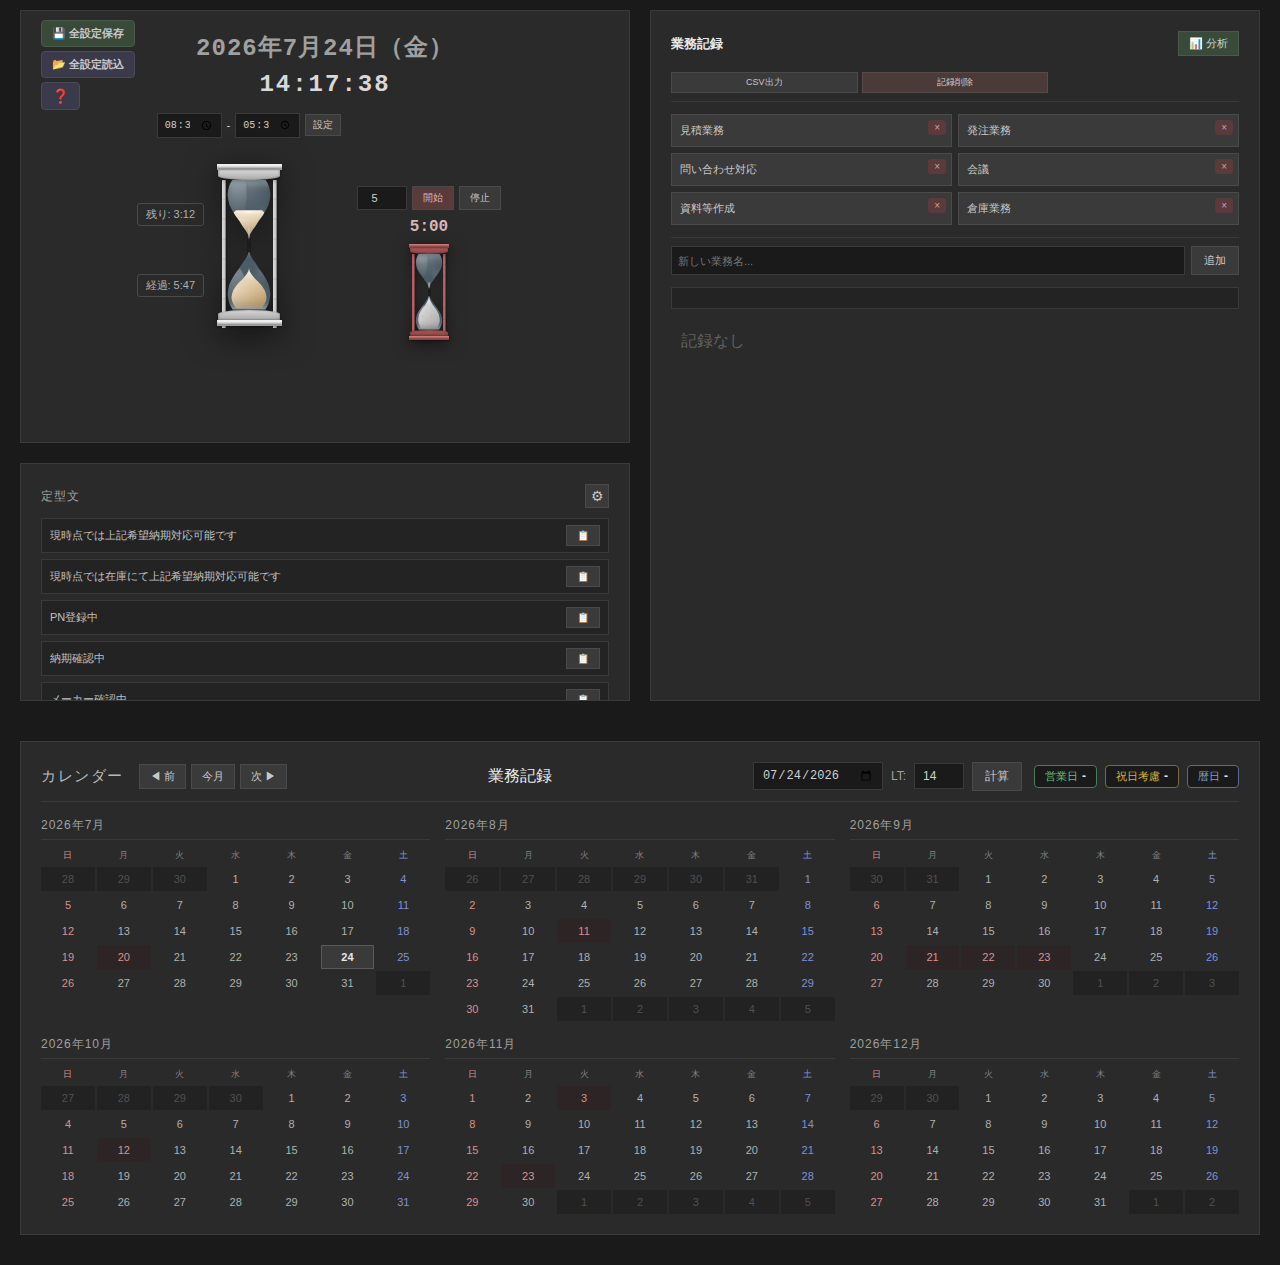
<file: index.html>
<!DOCTYPE html>
<html lang="ja">
<head>
    <meta charset="UTF-8">
    <meta name="viewport" content="width=device-width, initial-scale=1.0">
    <title>インフォメーション</title>
    <link rel="stylesheet" href="styles.css">
</head>
<body>
    <div class="container">
        <!-- メインコンテンツエリア -->
        <div class="main-content">
            <!-- 上段: 時計・砂時計・定型文と業務記録 -->
            <div class="top-section">
                <div class="horizontal-sections">
                    <!-- 左側: 時計・砂時計・定型文エリア -->
                    <div class="left-column">
                        <!-- 時計と砂時計エリア（2/3） -->
                        <section class="template-section hourglass-section">
                        <div class="time-display-area">
                            <!-- 時計と日付の上部エリア -->
                            <div class="clock-info-area">
                                <div class="clock-and-settings">
                                    <!-- 全設定管理ボタン -->
                                    <div class="settings-management">
                                        <button onclick="exportAllSettings()" class="export-all-btn" title="全設定をファイルに保存">💾 全設定保存</button>
                                        <button onclick="importAllSettings()" class="import-all-btn" title="全設定をファイルから読込">📂 全設定読込</button>
                                        <a href="help.html" target="_blank" rel="noopener noreferrer" class="help-btn" title="使い方説明書">❓</a>
                                    </div>
                                    <div class="clock-date-group">
                                        <div id="current-date-display" class="date-display-compact"></div>
                                        <div id="digital-time" class="digital-time-compact"></div>
                                    </div>
                                </div>
                            </div>

                            <!-- 砂時計を並べるエリア -->
                            <div class="hourglasses-container">
                                <!-- 勤務時間砂時計 -->
                                <div class="work-hourglass-wrapper">
                                    <div class="work-time-settings">
                                        <div class="work-time-inputs-compact">
                                            <input type="time" id="work-start-time" value="08:30" class="time-input">
                                            <span>-</span>
                                            <input type="time" id="work-end-time" value="17:30" class="time-input">
                                            <button onclick="updateWorkTimeSettings()" class="time-save-btn">設定</button>
                                        </div>
                                    </div>
                                    <div class="hourglass-with-time">
                                        <div id="remaining-time" class="remaining-time-overlay">残り: 9:00</div>
                                        <div class="hourglass-container" id="hourglass-container">
                            <div class="hourglass">
                                <!-- 上部キャピタル（柱頭） -->
                                <div class="column-capital top">
                                    <div class="capital-abacus"></div>
                                    <div class="capital-echinus"></div>
                                </div>

                                <!-- 支柱（左右） -->
                                <div class="column-shaft left"></div>
                                <div class="column-shaft right"></div>

                                <!-- 一体型ガラス容器 -->
                                <div class="glass-vessel">
                                    <!-- 上部円錐容器 -->
                                    <div class="glass-cone upper-cone">
                                        <div class="glass-shine-upper"></div>
                                        <div class="glass-reflection-upper"></div>
                                        <div id="sand-top" class="sand-content upper-content">
                                            <div class="sand-top-surface"></div>
                                        </div>
                                    </div>

                                    <!-- 極細の首部分 -->
                                    <div class="glass-throat">
                                        <div class="throat-inner-shadow"></div>
                                        <div class="falling-particles"></div>
                                    </div>

                                    <!-- 下部円錐容器 -->
                                    <div class="glass-cone lower-cone">
                                        <div class="glass-shine-lower"></div>
                                        <div class="glass-reflection-lower"></div>
                                        <div id="sand-bottom" class="sand-content lower-content">
                                            <div class="sand-pile-peak"></div>
                                        </div>
                                    </div>
                                </div>

                                <!-- 下部キャピタル（柱頭） -->
                                <div class="column-capital bottom">
                                    <div class="capital-echinus"></div>
                                    <div class="capital-abacus"></div>
                                </div>
                                    </div>
                                        </div>
                                        <div id="elapsed-time" class="elapsed-time-overlay">経過: 0:00</div>
                                    </div>
                                </div>

                                <!-- カウントダウン砂時計 -->
                                <div class="timer-section">
                                    <div class="timer-controls">
                                        <input type="number" id="countdown-minutes" min="1" max="180" value="5" placeholder="分">
                                        <button onclick="startCountdownTimer()" class="timer-btn">開始</button>
                                        <button onclick="stopCountdownTimer()" class="timer-btn-stop">停止</button>
                                    </div>
                                    <div class="countdown-display" id="countdown-display">5:00</div>
                                    <div class="mini-hourglass-container" id="mini-hourglass-container">
                            <div class="mini-hourglass">
                                <!-- 上部キャピタル（柱頭） -->
                                <div class="mini-column-capital mini-top">
                                    <div class="mini-capital-abacus"></div>
                                    <div class="mini-capital-echinus"></div>
                                </div>

                                <!-- 支柱（左右） -->
                                <div class="mini-column-shaft mini-left"></div>
                                <div class="mini-column-shaft mini-right"></div>

                                <!-- 一体型ガラス容器 -->
                                <div class="mini-glass-vessel">
                                    <!-- 上部円錐容器 -->
                                    <div class="mini-glass-cone mini-upper-cone">
                                        <div class="mini-glass-shine-upper"></div>
                                        <div class="mini-glass-reflection-upper"></div>
                                        <div id="mini-sand-top" class="mini-sand-content mini-upper-content">
                                            <div class="mini-sand-top-surface"></div>
                                        </div>
                                    </div>

                                    <!-- 極細の首部分 -->
                                    <div class="mini-glass-throat">
                                        <div class="mini-throat-inner-shadow"></div>
                                        <div class="mini-falling-particles"></div>
                                    </div>

                                    <!-- 下部円錐容器 -->
                                    <div class="mini-glass-cone mini-lower-cone">
                                        <div class="mini-glass-shine-lower"></div>
                                        <div class="mini-glass-reflection-lower"></div>
                                        <div id="mini-sand-bottom" class="mini-sand-content mini-lower-content">
                                            <div class="mini-sand-pile-peak"></div>
                                        </div>
                                    </div>
                                </div>

                                <!-- 下部キャピタル（柱頭） -->
                                <div class="mini-column-capital mini-bottom">
                                    <div class="mini-capital-echinus"></div>
                                    <div class="mini-capital-abacus"></div>
                                </div>
                                    </div>
                                    </div>
                                </div>
                            </div>
                        </div>
                        </section>

                        <!-- 定型文セクション（1/3） -->
                        <section class="template-section template-compact-section">
                            <div class="template-text-section">
                                <div class="template-header">
                                    <h3>定型文</h3>
                                    <button onclick="openTemplateSettings()" class="template-settings-btn" title="設定">⚙</button>
                                </div>
                                <div id="template-list" class="template-list"></div>
                            </div>
                        </section>
                    </div>

                    <!-- 右側: 業務記録 -->
                    <section class="template-section">
                        <div class="business-record-area">
                        <div class="record-header">
                            <div style="display: flex; justify-content: space-between; align-items: center; margin-bottom: 8px;">
                                <h2 style="margin: 0;">業務記録</h2>
                                <a href="dashboard.html" target="_blank" rel="noopener noreferrer" class="dashboard-link" title="業務分析ダッシュボード">📊 分析</a>
                            </div>
                            <div class="record-actions">
                                <button onclick="exportRecordsCSV()" class="export-btn" title="業務記録をCSV出力">CSV出力</button>
                                <button onclick="clearRecords()" class="clear-btn" title="業務記録のみ削除">記録削除</button>
                            </div>
                        </div>

                        <!-- クイック業務ボタン -->
                        <div class="quick-task-buttons" id="quick-task-buttons"></div>

                        <!-- カスタムボタン追加 -->
                        <div class="add-task-button">
                            <input type="text" id="new-task-button-name" placeholder="新しい業務名...">
                            <button onclick="addQuickTaskButton()">追加</button>
                        </div>

                        <!-- 現在の作業 -->
                        <div id="current-task" class="current-task"></div>

                            <!-- 記録リスト -->
                            <div id="record-list" class="record-list"></div>
                        </div>
                    </section>
                </div>
            </div>

            <!-- 下段: カレンダー -->
            <div class="bottom-section">
                <section class="calendar-section">
                    <div class="calendar-header-section">
                        <div class="calendar-navigation">
                            <h2>カレンダー</h2>
                            <div class="calendar-nav-buttons">
                                <button onclick="previousMonths()" class="nav-btn">◀ 前</button>
                                <button onclick="resetToCurrentMonth()" class="nav-btn">今月</button>
                                <button onclick="nextMonths()" class="nav-btn">次 ▶</button>
                            </div>
                        </div>
                        <div class="calendar-legend">
                            <div class="legend-item">
                                <div class="legend-indicator work-indicator"></div>
                                <span>業務記録</span>
                            </div>
                        </div>
                        <div class="delivery-calculator">
                            <input type="date" id="calc-order-date" class="calc-input">
                            <label>LT:</label>
                            <input type="number" id="calc-lead-time" value="14" min="1" class="calc-input-number">
                            <button onclick="calculateDelivery()" class="calc-btn">計算</button>
                            <div id="calc-results" class="calc-results">
                                <span class="calc-result-item business"><span class="calc-result-label">営業日</span><span id="calc-result-business" class="calc-result-value">-</span></span>
                                <span class="calc-result-item holiday-aware"><span class="calc-result-label">祝日考慮</span><span id="calc-result-holiday-aware" class="calc-result-value">-</span></span>
                                <span class="calc-result-item calendar"><span class="calc-result-label">暦日</span><span id="calc-result-calendar" class="calc-result-value">-</span></span>
                            </div>
                        </div>
                    </div>
                    <div id="calendar-container"></div>
                </section>
            </div>
        </div>
    </div>

    <!-- 業務詳細ポップアップ -->
    <div id="work-detail-modal" class="work-detail-modal" style="display: none;">
        <div class="work-detail-modal-content">
            <div class="work-detail-header">
                <h3 id="work-detail-date"></h3>
                <button onclick="closeWorkDetailModal()" class="close-modal-btn">×</button>
            </div>
            <div class="work-detail-body">
                <div class="work-detail-summary">
                    <div class="summary-item">
                        <span class="summary-label">総作業時間:</span>
                        <span class="summary-value" id="total-work-time">0時間0分</span>
                    </div>
                    <div class="summary-item">
                        <span class="summary-label">業務件数:</span>
                        <span class="summary-value" id="work-count">0件</span>
                    </div>
                </div>
                <div class="work-detail-list" id="work-detail-list">
                    <p class="no-data">この日の業務記録はありません</p>
                </div>
            </div>
        </div>
    </div>



    <!-- SheetJSライブラリ (.xls/.xlsx両対応) -->
    <script src="https://cdn.sheetjs.com/xlsx-0.20.3/package/dist/xlsx.full.min.js"></script>
    <script src="app.js"></script>
</body>
</html>
</file>
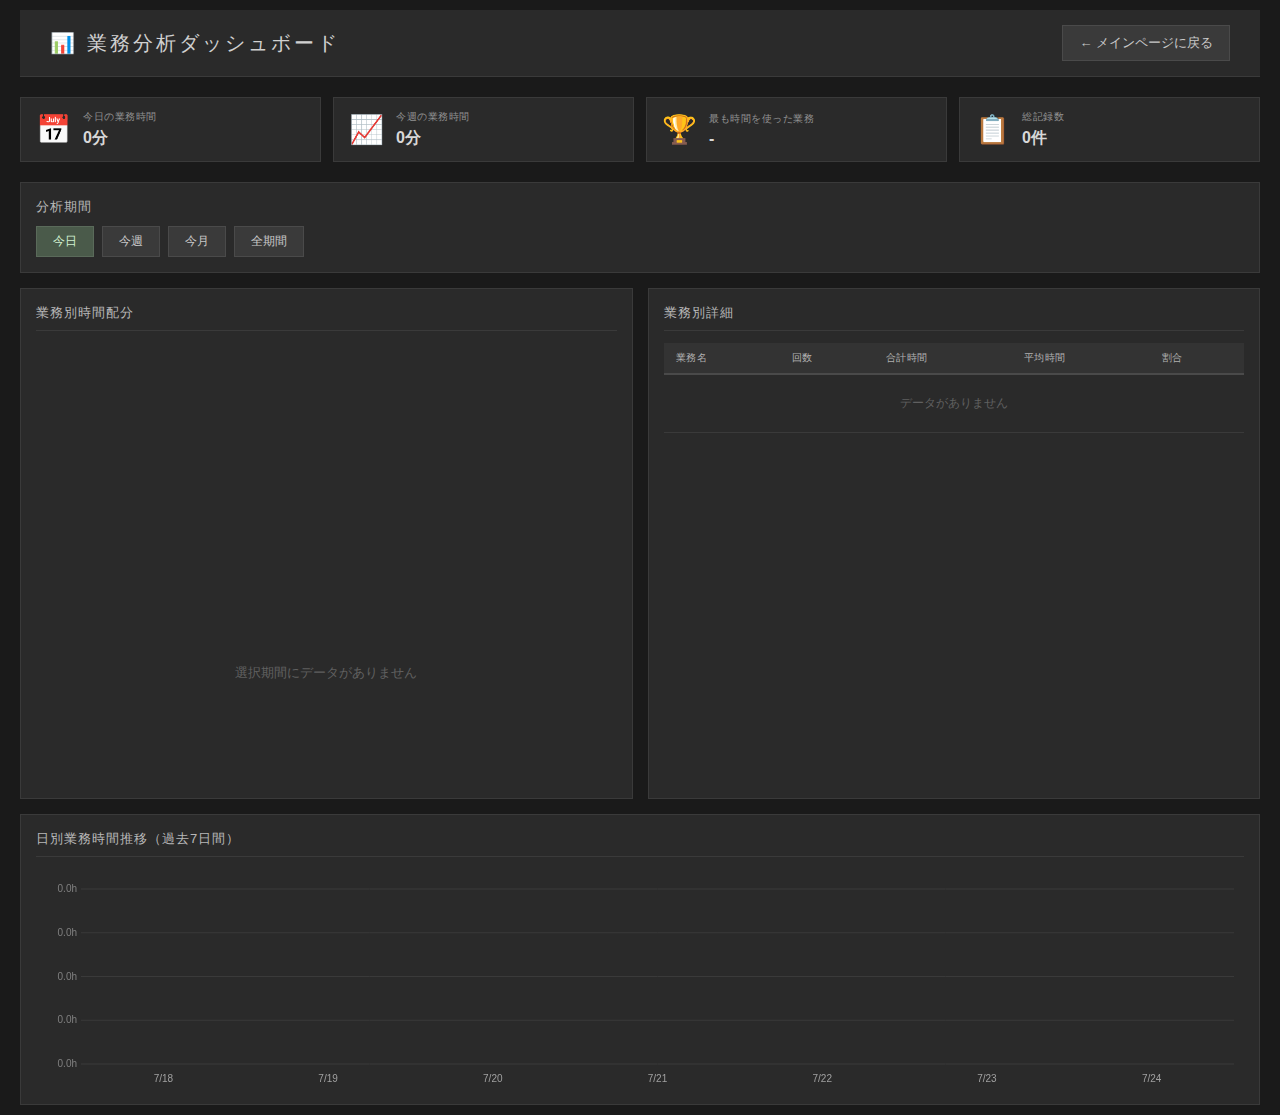
<file: dashboard.html>
<!DOCTYPE html>
<html lang="ja">
<head>
    <meta charset="UTF-8">
    <meta name="viewport" content="width=device-width, initial-scale=1.0">
    <title>業務分析ダッシュボード</title>
    <link rel="stylesheet" href="styles.css">
    <link rel="stylesheet" href="dashboard.css">
</head>
<body>
    <div class="container">
        <!-- ヘッダー -->
        <div class="header">
            <h1>📊 業務分析ダッシュボード</h1>
            <div class="header-actions">
                <a href="index.html" class="back-btn">← メインページに戻る</a>
            </div>
        </div>

        <!-- サマリーカード -->
        <div class="summary-cards">
            <div class="summary-card">
                <div class="card-icon">📅</div>
                <div class="card-content">
                    <div class="card-label">今日の業務時間</div>
                    <div class="card-value" id="today-total">0時間0分</div>
                </div>
            </div>
            <div class="summary-card">
                <div class="card-icon">📈</div>
                <div class="card-content">
                    <div class="card-label">今週の業務時間</div>
                    <div class="card-value" id="week-total">0時間0分</div>
                </div>
            </div>
            <div class="summary-card">
                <div class="card-icon">🏆</div>
                <div class="card-content">
                    <div class="card-label">最も時間を使った業務</div>
                    <div class="card-value" id="top-task">-</div>
                </div>
            </div>
            <div class="summary-card">
                <div class="card-icon">📋</div>
                <div class="card-content">
                    <div class="card-label">総記録数</div>
                    <div class="card-value" id="total-records">0件</div>
                </div>
            </div>
        </div>

        <!-- メインコンテンツ -->
        <div class="main-dashboard">
            <!-- 期間選択 -->
            <div class="period-selector">
                <h2>分析期間</h2>
                <div class="period-buttons">
                    <button class="period-btn active" data-period="today">今日</button>
                    <button class="period-btn" data-period="week">今週</button>
                    <button class="period-btn" data-period="month">今月</button>
                    <button class="period-btn" data-period="all">全期間</button>
                </div>
            </div>

            <!-- 横並びセクション: グラフとテーブル -->
            <div class="dashboard-row">
                <!-- 業務別時間グラフ -->
                <div class="chart-section chart-half">
                    <h2>業務別時間配分</h2>
                    <div class="chart-container">
                        <canvas id="task-chart"></canvas>
                    </div>
                    <div id="no-data-message" class="no-data" style="display: none;">
                        選択期間にデータがありません
                    </div>
                </div>

                <!-- 業務一覧テーブル -->
                <div class="table-section table-half">
                    <h2>業務別詳細</h2>
                    <div class="table-container">
                        <table class="data-table">
                            <thead>
                                <tr>
                                    <th>業務名</th>
                                    <th>回数</th>
                                    <th>合計時間</th>
                                    <th>平均時間</th>
                                    <th>割合</th>
                                </tr>
                            </thead>
                            <tbody id="task-table-body">
                                <tr>
                                    <td colspan="5" style="text-align: center; color: #606060; padding: 20px;">
                                        データがありません
                                    </td>
                                </tr>
                            </tbody>
                        </table>
                    </div>
                </div>
            </div>

            <!-- 日別推移グラフ（全幅） -->
            <div class="chart-section">
                <h2>日別業務時間推移（過去7日間）</h2>
                <div class="chart-container">
                    <canvas id="daily-chart"></canvas>
                </div>
            </div>
        </div>
    </div>

    <script src="dashboard.js"></script>
</body>
</html>
</file>
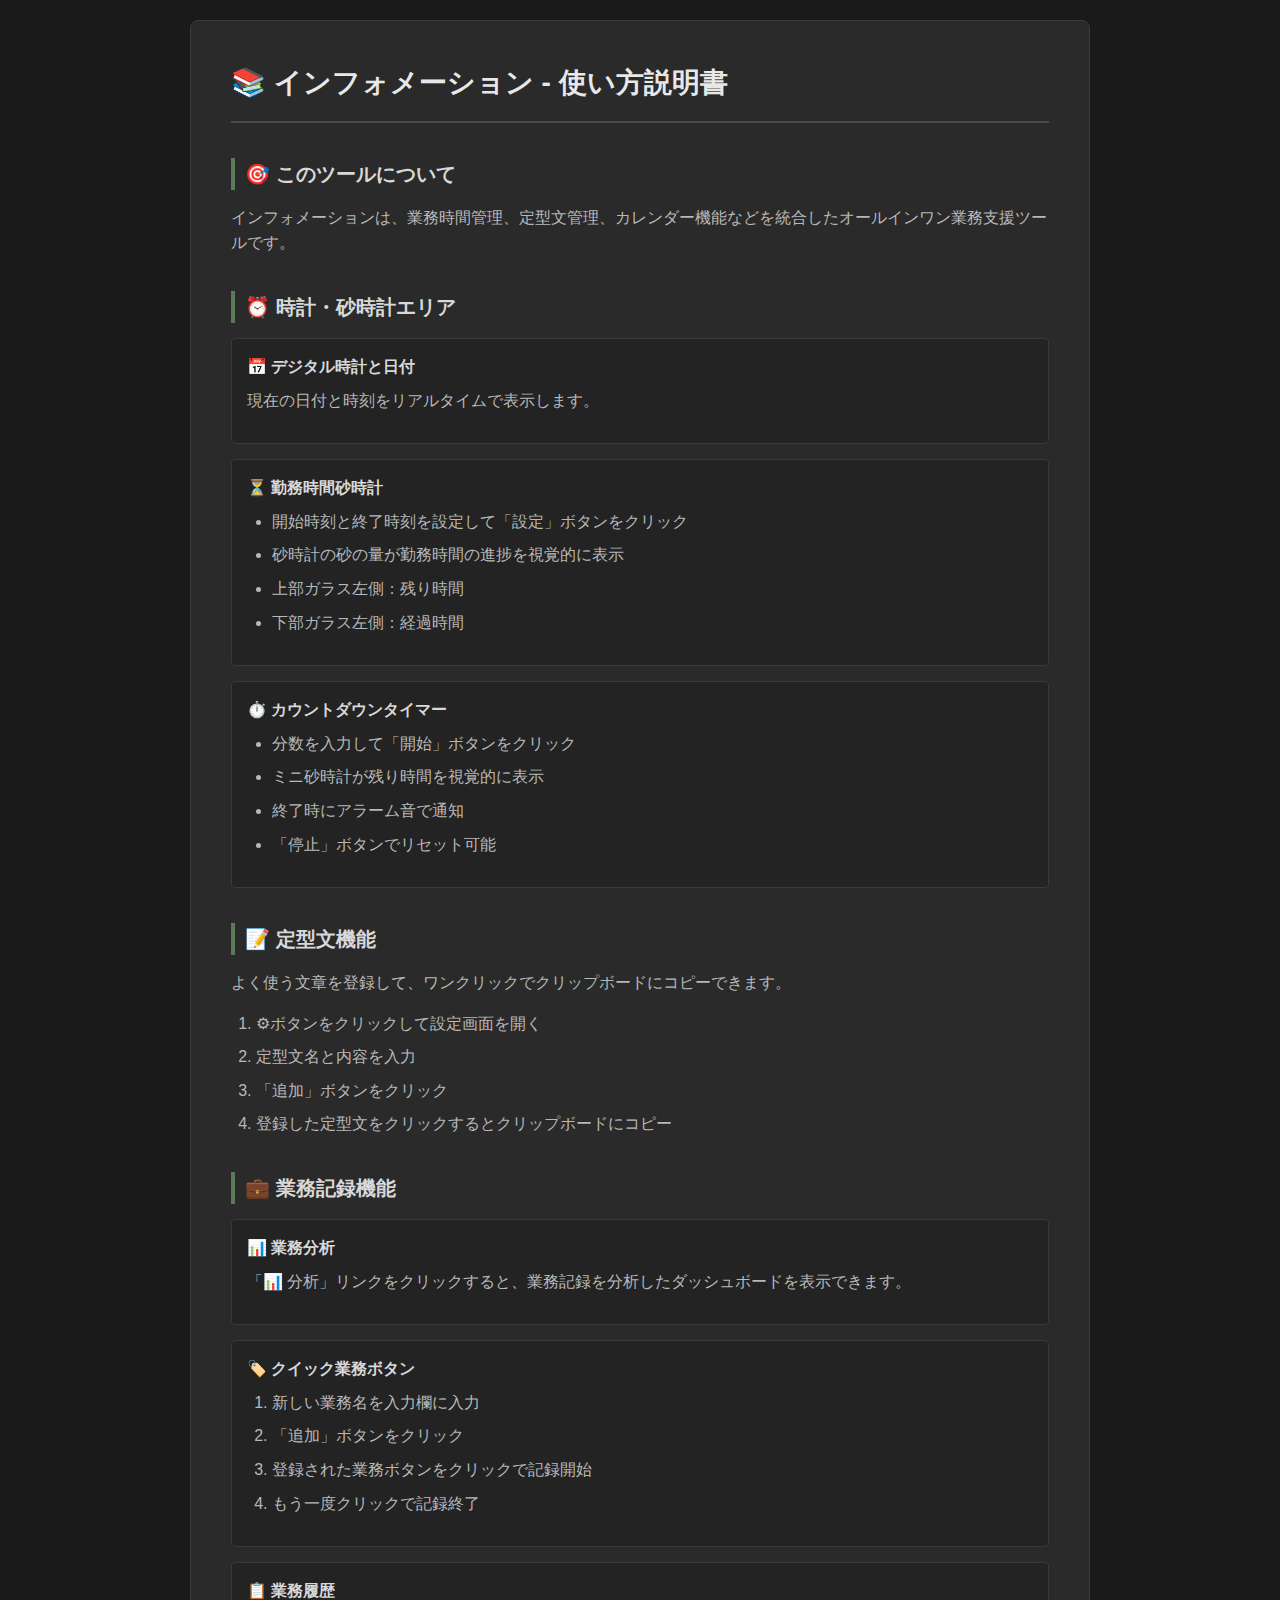
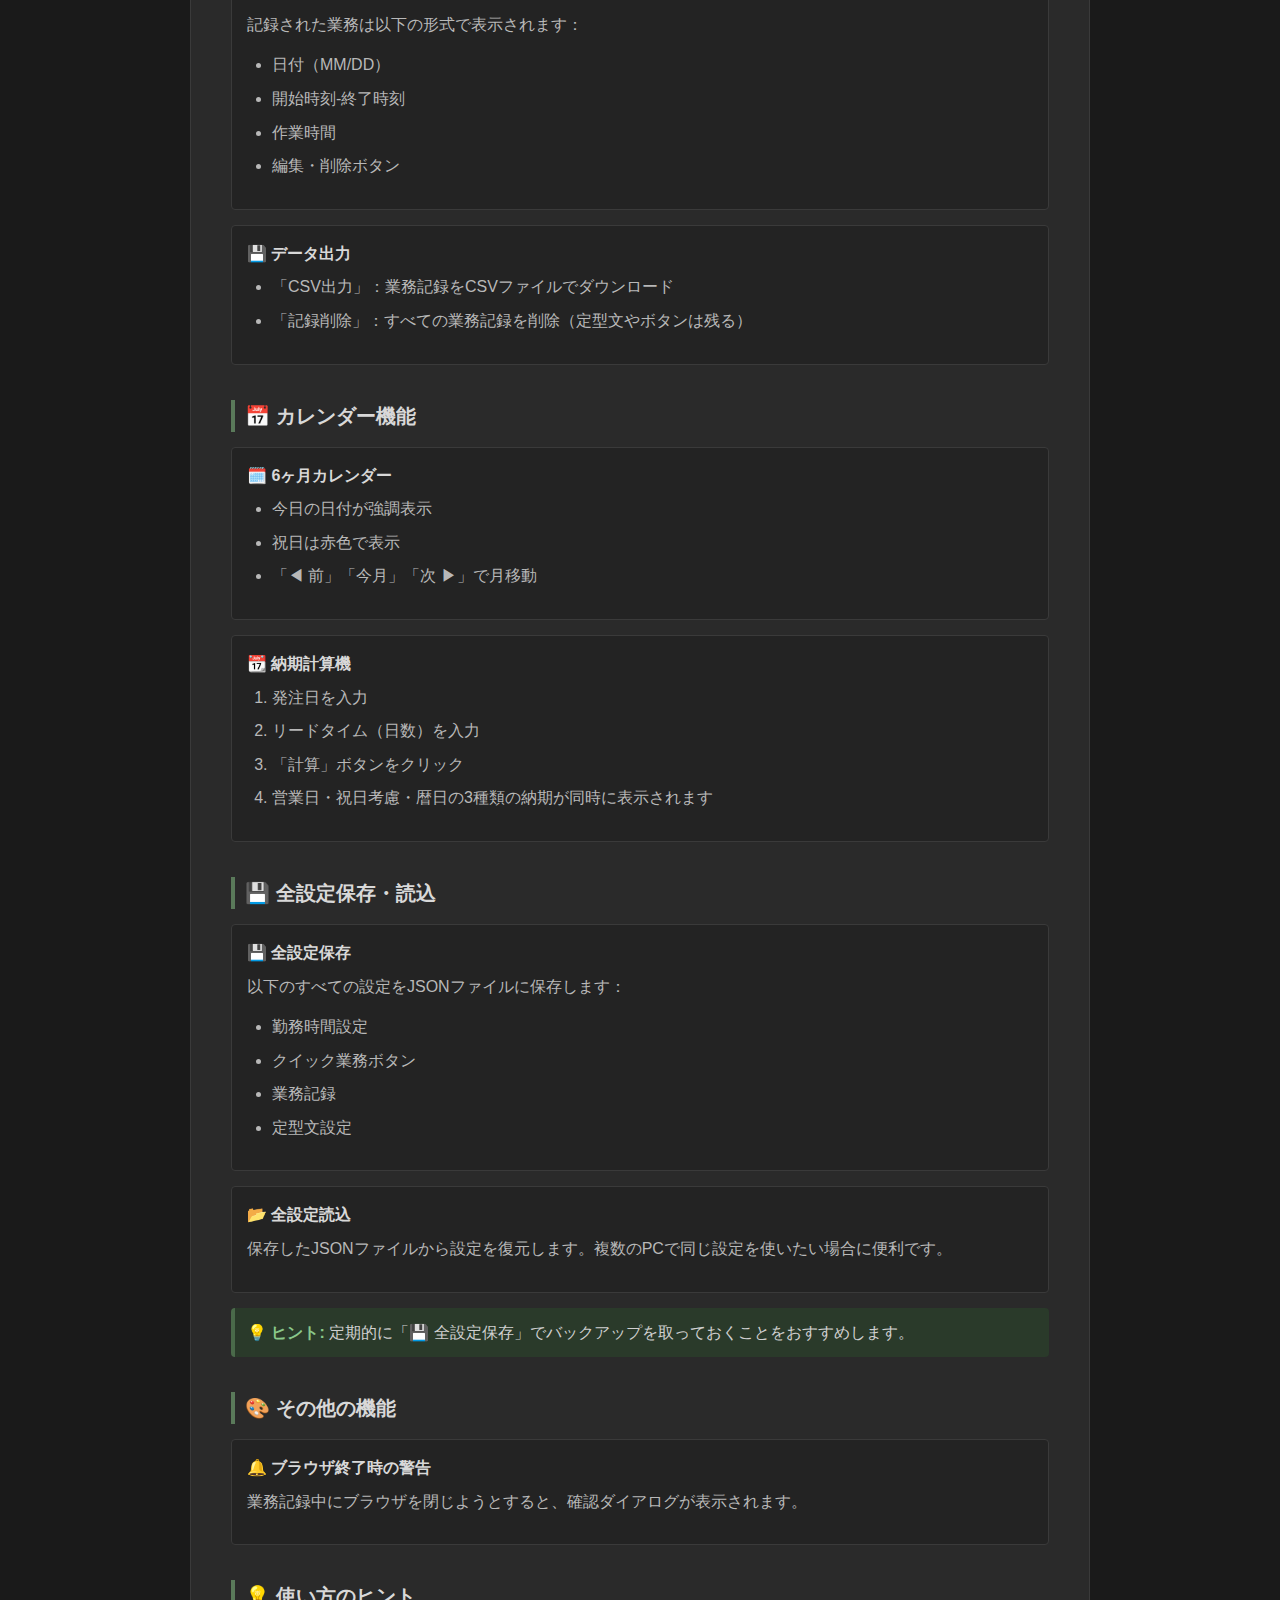
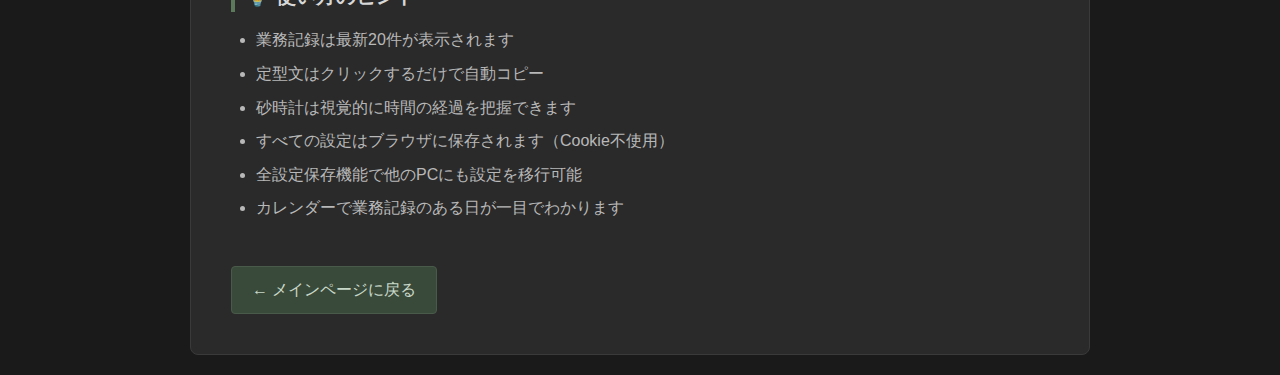
<file: help.html>
<!DOCTYPE html>
<html lang="ja">
<head>
    <meta charset="UTF-8">
    <meta name="viewport" content="width=device-width, initial-scale=1.0">
    <title>使い方 - インフォメーション</title>
    <style>
        * {
            margin: 0;
            padding: 0;
            box-sizing: border-box;
        }

        body {
            font-family: -apple-system, BlinkMacSystemFont, 'Segoe UI', 'Hiragino Sans', 'Hiragino Kaku Gothic ProN', Meiryo, sans-serif;
            background: #1a1a1a;
            color: #d0d0d0;
            line-height: 1.6;
            padding: 20px;
        }

        .container {
            max-width: 900px;
            margin: 0 auto;
            background: #2a2a2a;
            padding: 40px;
            border-radius: 8px;
            border: 1px solid #3a3a3a;
        }

        h1 {
            color: #e8e8e8;
            font-size: 28px;
            margin-bottom: 30px;
            padding-bottom: 15px;
            border-bottom: 2px solid #4a4a4a;
        }

        h2 {
            color: #d8d8d8;
            font-size: 20px;
            margin-top: 35px;
            margin-bottom: 15px;
            padding-left: 10px;
            border-left: 4px solid #5a7a5a;
        }

        h3 {
            color: #c8c8c8;
            font-size: 16px;
            margin-top: 20px;
            margin-bottom: 10px;
        }

        p {
            margin-bottom: 15px;
            color: #b8b8b8;
        }

        ul, ol {
            margin-left: 25px;
            margin-bottom: 15px;
        }

        li {
            margin-bottom: 8px;
            color: #b8b8b8;
        }

        code {
            background: #1a1a1a;
            padding: 2px 6px;
            border-radius: 3px;
            font-family: 'Courier New', monospace;
            color: #d8d8d8;
            font-size: 13px;
        }

        .feature-box {
            background: #232323;
            border: 1px solid #3a3a3a;
            padding: 15px;
            margin-bottom: 15px;
            border-radius: 4px;
        }

        .feature-box strong {
            color: #d8d8d8;
            display: block;
            margin-bottom: 8px;
        }

        .tip {
            background: #2a3a2a;
            border-left: 4px solid #4a6a4a;
            padding: 12px;
            margin: 15px 0;
            border-radius: 4px;
        }

        .tip::before {
            content: "💡 ヒント: ";
            font-weight: bold;
            color: #8ac88a;
        }

        .back-link {
            display: inline-block;
            margin-top: 30px;
            padding: 10px 20px;
            background: #3a4a3a;
            color: #c8d8c8;
            text-decoration: none;
            border-radius: 4px;
            border: 1px solid #4a5a4a;
            transition: all 0.3s;
        }

        .back-link:hover {
            background: #4a5a4a;
            color: #d8e8d8;
        }
    </style>
</head>
<body>
    <div class="container">
        <h1>📚 インフォメーション - 使い方説明書</h1>

        <h2>🎯 このツールについて</h2>
        <p>インフォメーションは、業務時間管理、定型文管理、カレンダー機能などを統合したオールインワン業務支援ツールです。</p>

        <h2>⏰ 時計・砂時計エリア</h2>

        <div class="feature-box">
            <strong>📅 デジタル時計と日付</strong>
            <p>現在の日付と時刻をリアルタイムで表示します。</p>
        </div>

        <div class="feature-box">
            <strong>⏳ 勤務時間砂時計</strong>
            <ul>
                <li>開始時刻と終了時刻を設定して「設定」ボタンをクリック</li>
                <li>砂時計の砂の量が勤務時間の進捗を視覚的に表示</li>
                <li>上部ガラス左側：残り時間</li>
                <li>下部ガラス左側：経過時間</li>
            </ul>
        </div>

        <div class="feature-box">
            <strong>⏱️ カウントダウンタイマー</strong>
            <ul>
                <li>分数を入力して「開始」ボタンをクリック</li>
                <li>ミニ砂時計が残り時間を視覚的に表示</li>
                <li>終了時にアラーム音で通知</li>
                <li>「停止」ボタンでリセット可能</li>
            </ul>
        </div>

        <h2>📝 定型文機能</h2>
        <p>よく使う文章を登録して、ワンクリックでクリップボードにコピーできます。</p>
        <ol>
            <li>⚙ボタンをクリックして設定画面を開く</li>
            <li>定型文名と内容を入力</li>
            <li>「追加」ボタンをクリック</li>
            <li>登録した定型文をクリックするとクリップボードにコピー</li>
        </ol>

        <h2>💼 業務記録機能</h2>

        <div class="feature-box">
            <strong>📊 業務分析</strong>
            <p>「📊 分析」リンクをクリックすると、業務記録を分析したダッシュボードを表示できます。</p>
        </div>

        <div class="feature-box">
            <strong>🏷️ クイック業務ボタン</strong>
            <ol>
                <li>新しい業務名を入力欄に入力</li>
                <li>「追加」ボタンをクリック</li>
                <li>登録された業務ボタンをクリックで記録開始</li>
                <li>もう一度クリックで記録終了</li>
            </ol>
        </div>

        <div class="feature-box">
            <strong>📋 業務履歴</strong>
            <p>記録された業務は以下の形式で表示されます：</p>
            <ul>
                <li>日付（MM/DD）</li>
                <li>開始時刻-終了時刻</li>
                <li>作業時間</li>
                <li>編集・削除ボタン</li>
            </ul>
        </div>

        <div class="feature-box">
            <strong>💾 データ出力</strong>
            <ul>
                <li>「CSV出力」：業務記録をCSVファイルでダウンロード</li>
                <li>「記録削除」：すべての業務記録を削除（定型文やボタンは残る）</li>
            </ul>
        </div>

        <h2>📅 カレンダー機能</h2>

        <div class="feature-box">
            <strong>🗓️ 6ヶ月カレンダー</strong>
            <ul>
                <li>今日の日付が強調表示</li>
                <li>祝日は赤色で表示</li>
                <li>「◀ 前」「今月」「次 ▶」で月移動</li>
            </ul>
        </div>

        <div class="feature-box">
            <strong>📆 納期計算機</strong>
            <ol>
                <li>発注日を入力</li>
                <li>リードタイム（日数）を入力</li>
                <li>「計算」ボタンをクリック</li>
                <li>営業日・祝日考慮・暦日の3種類の納期が同時に表示されます</li>
            </ol>
        </div>

        <h2>💾 全設定保存・読込</h2>

        <div class="feature-box">
            <strong>💾 全設定保存</strong>
            <p>以下のすべての設定をJSONファイルに保存します：</p>
            <ul>
                <li>勤務時間設定</li>
                <li>クイック業務ボタン</li>
                <li>業務記録</li>
                <li>定型文設定</li>
            </ul>
        </div>

        <div class="feature-box">
            <strong>📂 全設定読込</strong>
            <p>保存したJSONファイルから設定を復元します。複数のPCで同じ設定を使いたい場合に便利です。</p>
        </div>

        <div class="tip">
            定期的に「💾 全設定保存」でバックアップを取っておくことをおすすめします。
        </div>

        <h2>🎨 その他の機能</h2>

        <div class="feature-box">
            <strong>🔔 ブラウザ終了時の警告</strong>
            <p>業務記録中にブラウザを閉じようとすると、確認ダイアログが表示されます。</p>
        </div>

        <h2>💡 使い方のヒント</h2>
        <ul>
            <li>業務記録は最新20件が表示されます</li>
            <li>定型文はクリックするだけで自動コピー</li>
            <li>砂時計は視覚的に時間の経過を把握できます</li>
            <li>すべての設定はブラウザに保存されます（Cookie不使用）</li>
            <li>全設定保存機能で他のPCにも設定を移行可能</li>
            <li>カレンダーで業務記録のある日が一目でわかります</li>
        </ul>

        <a href="index.html" class="back-link">← メインページに戻る</a>
    </div>
</body>
</html>
</file>
<file: styles.css>
* {
    margin: 0;
    padding: 0;
    box-sizing: border-box;
}

body {
    font-family: -apple-system, BlinkMacSystemFont, 'Segoe UI', 'Noto Sans JP', 'Hiragino Sans', 'Hiragino Kaku Gothic ProN', 'Yu Gothic', 'Meiryo', sans-serif;
    background: #1a1a1a;
    min-height: 100vh;
    padding: 10px;
    color: #e8e8e8;
    -webkit-font-smoothing: antialiased;
    -moz-osx-font-smoothing: grayscale;
    overflow-x: hidden;
}

.container {
    max-width: 1800px;
    margin: 0 auto;
    width: 100%;
    padding: 0 10px;
    box-sizing: border-box;
}

/* ヘッダー */
.header {
    background: #2a2a2a;
    border-bottom: 1px solid #3a3a3a;
    padding: 15px 30px;
    margin-bottom: 20px;
    display: flex;
    justify-content: space-between;
    align-items: center;
}

.header h1 {
    font-size: 20px;
    color: #d0d0d0;
    font-weight: 500;
    letter-spacing: 3px;
}

.date {
    font-size: 15px;
    color: #a0a0a0;
    font-weight: 400;
}

/* メインコンテンツ */
.main-content {
    display: flex;
    flex-direction: column;
    gap: 20px;
}

.top-section {
    width: 100%;
}

.middle-section {
    width: 100%;
}

.bottom-section {
    width: 100%;
}

/* 共通セクションスタイル */
.news-section, .calendar-section, .tools-section, .clock-section, .time-record-section, .unified-work-section, .template-section {
    background: #2a2a2a;
    border: 1px solid #3a3a3a;
    padding: 20px;
    margin-bottom: 20px;
    min-width: 0; /* オーバーフロー防止 */
    overflow: visible; /* 子要素でコントロール */
}

/* 左側: 時計と砂時計エリア */
.time-display-area {
    width: 100%;
    display: flex;
    flex-direction: column;
    align-items: stretch;
}

/* 時計と日付の上部エリア */
.clock-info-area {
    display: flex;
    flex-direction: column;
    margin-bottom: 15px;
}

.clock-and-settings {
    display: flex;
    justify-content: center;
    align-items: center;
    gap: 15px;
    position: relative;
}

.clock-date-group {
    display: flex;
    flex-direction: column;
    align-items: center;
    gap: 8px;
}

/* 砂時計を並べるエリア */
.hourglasses-container {
    display: flex;
    gap: 8px;
    justify-content: center;
}

/* 全設定管理ボタン */
.settings-management {
    display: flex;
    flex-direction: column;
    gap: 4px;
    align-items: flex-start;
    position: absolute;
    left: 0;
}

/* 勤務時間砂時計ラッパー */
.work-hourglass-wrapper {
    display: flex;
    flex-direction: column;
    align-items: center;
}

/* カウントダウンタイマーラッパー */
.timer-section {
    display: flex;
    flex-direction: column;
    align-items: center;
    justify-content: flex-end;
}

/* 右側: 業務記録エリア */
.business-record-area {
    width: 100%;
    min-width: 0; /* オーバーフロー防止 */
    overflow: hidden; /* はみ出し防止 */
}

.news-section h2, .calendar-section h2, .tools-section h2, .time-record-section h2 {
    font-size: 15px;
    color: #b8b8b8;
    font-weight: 500;
    letter-spacing: 1.5px;
    text-transform: uppercase;
}

.news-section h2, .tools-section h2 {
    margin-bottom: 15px;
    border-bottom: 1px solid #3a3a3a;
    padding-bottom: 10px;
}

.calendar-section h2 {
    margin-bottom: 0;
}

.record-header {
    display: flex;
    flex-direction: column;
    gap: 8px;
    margin-bottom: 12px;
    padding-bottom: 8px;
    border-bottom: 1px solid #3a3a3a;
}

.record-header h2 {
    margin: 0;
    font-size: 13px;
}

.dashboard-link {
    padding: 4px 10px;
    background: #3a4a3a;
    color: #c8d8c8;
    border: 1px solid #4a5a4a;
    text-decoration: none;
    font-size: 11px;
    font-weight: 500;
    transition: all 0.3s;
    white-space: nowrap;
}

.dashboard-link:hover {
    background: #4a5a4a;
    color: #d8e8d8;
    border-color: #5a6a5a;
}

.record-header .record-actions {
    display: grid;
    grid-template-columns: repeat(3, 1fr);
    gap: 4px;
    width: 100%;
}

.export-btn, .import-btn, .clear-btn, .export-all-btn, .import-all-btn {
    padding: 3px 6px;
    background: #3a3a3a;
    color: #c8c8c8;
    border: 1px solid #4a4a4a;
    cursor: pointer;
    font-size: 9px;
    font-weight: 500;
    transition: all 0.3s;
    white-space: nowrap;
}

.export-btn:hover, .import-btn:hover {
    background: #4a4a4a;
    color: #e0e0e0;
}

.export-all-btn {
    background: #3a4a3a;
    border-color: #4a5a4a;
    font-weight: 600;
    padding: 5px 10px;
    font-size: 11px;
    border-radius: 4px;
}

.export-all-btn:hover {
    background: #4a5a4a;
    color: #d0f0d0;
}

.import-all-btn {
    background: #3a3a4a;
    border-color: #4a4a5a;
    font-weight: 600;
    padding: 5px 10px;
    font-size: 11px;
    border-radius: 4px;
}

.import-all-btn:hover {
    background: #4a4a5a;
    color: #d0d0f0;
}

.help-btn {
    background: #3a3a4a;
    border: 1px solid #4a4a5a;
    color: #c8c8d8;
    padding: 5px 10px;
    font-size: 14px;
    border-radius: 4px;
    text-decoration: none;
    display: inline-block;
    transition: all 0.3s;
    font-weight: 600;
}

.help-btn:hover {
    background: #4a4a5a;
    color: #d8d8e8;
}

.clear-btn {
    background: #4a3a3a;
    border-color: #5a4a4a;
}

.clear-btn:hover {
    background: #5a4a4a;
    color: #f0c0c0;
}

/* ニュースコンテナ */
.news-container {
    max-height: 400px;
    overflow-y: auto;
}

.news-item {
    padding: 12px 0;
    border-bottom: 1px solid #3a3a3a;
    transition: background 0.3s;
}

.news-item:hover {
    background: #333;
}

.news-item h3 {
    font-size: 15px;
    margin-bottom: 6px;
    color: #d8d8d8;
    font-weight: 500;
    line-height: 1.5;
}

.news-item p {
    font-size: 13px;
    color: #a0a0a0;
    margin-bottom: 5px;
    line-height: 1.6;
}

.news-item a {
    color: #b0b0b0;
    text-decoration: none;
    font-size: 13px;
}

.news-item a:hover {
    color: #d0d0d0;
}

.news-time {
    font-size: 12px;
    color: #808080;
}

.loading {
    text-align: center;
    color: #606060;
    padding: 20px;
}

/* タブ */
.gov-tabs {
    display: flex;
    gap: 8px;
    margin-bottom: 15px;
}

.tab-btn {
    padding: 7px 14px;
    border: 1px solid #3a3a3a;
    background: transparent;
    color: #a0a0a0;
    cursor: pointer;
    font-size: 12px;
    font-weight: 500;
    transition: all 0.3s;
}

.tab-btn:hover {
    background: #333;
    border-color: #4a4a4a;
    color: #c0c0c0;
}

.tab-btn.active {
    background: #3a3a3a;
    color: #d8d8d8;
    border-color: #4a4a4a;
}

/* カレンダー */
.calendar-header-section {
    display: flex;
    justify-content: space-between;
    align-items: center;
    margin-bottom: 15px;
    padding-bottom: 10px;
    border-bottom: 1px solid #3a3a3a;
    flex-wrap: wrap;
    gap: 10px;
}

.calendar-navigation {
    display: flex;
    align-items: center;
    gap: 15px;
}

.calendar-nav-buttons {
    display: flex;
    gap: 5px;
}

/* カレンダーモード切り替え */
.calendar-mode-switcher {
    display: flex;
    gap: 5px;
    padding: 3px;
    background: #1a1a1a;
    border-radius: 6px;
}

.calendar-mode-btn {
    padding: 6px 14px;
    border: none;
    background: transparent;
    color: #a0a0a0;
    font-size: 12px;
    border-radius: 4px;
    cursor: pointer;
    transition: all 0.2s;
    font-weight: 500;
}

.calendar-mode-btn:hover {
    background: #2a2a2a;
    color: #d0d0d0;
}

.calendar-mode-btn.active {
    background: #3a3a3a;
    color: #5a9fd4;
    box-shadow: 0 1px 3px rgba(0, 0, 0, 0.3);
}

.nav-btn {
    padding: 4px 10px;
    background: #3a3a3a;
    color: #c8c8c8;
    border: 1px solid #4a4a4a;
    cursor: pointer;
    font-size: 11px;
    font-weight: 500;
    transition: all 0.3s;
}

.nav-btn:hover {
    background: #4a4a4a;
    color: #e0e0e0;
}

.delivery-calculator {
    display: flex;
    align-items: center;
    gap: 8px;
}

.delivery-calculator label {
    font-size: 12px;
    color: #a0a0a0;
    font-weight: 500;
}

.calc-input {
    padding: 5px 8px;
    border: 1px solid #3a3a3a;
    background: #1a1a1a;
    color: #d0d0d0;
    font-size: 12px;
    width: 130px;
}

.calc-input-number {
    padding: 5px 8px;
    border: 1px solid #3a3a3a;
    background: #1a1a1a;
    color: #d0d0d0;
    font-size: 12px;
    width: 50px;
}

.calc-btn {
    padding: 5px 12px;
    background: #3a3a3a;
    color: #c8c8c8;
    border: 1px solid #4a4a4a;
    cursor: pointer;
    font-size: 12px;
    font-weight: 500;
    transition: all 0.3s;
}

.calc-btn:hover {
    background: #4a4a4a;
    color: #e0e0e0;
}

.calc-results {
    display: flex;
    gap: 8px;
    margin-left: 4px;
}

.calc-result-item {
    display: flex;
    align-items: center;
    gap: 4px;
    padding: 3px 10px;
    border-radius: 4px;
    font-size: 12px;
    border: 1px solid #3a3a3a;
    background: #1a1a1a;
}

.calc-result-item.business {
    border-color: #4a7a5a;
}

.calc-result-item.holiday-aware {
    border-color: #7a6a3a;
}

.calc-result-item.calendar {
    border-color: #5a6a8a;
}

.calc-result-label {
    color: #808080;
    font-size: 11px;
    white-space: nowrap;
}

.calc-result-item.business .calc-result-label {
    color: #6abf7b;
}

.calc-result-item.holiday-aware .calc-result-label {
    color: #d4b044;
}

.calc-result-item.calendar .calc-result-label {
    color: #7a9fd0;
}

.calc-result-value {
    color: #e0e0e0;
    font-weight: 600;
    white-space: nowrap;
}

#calendar-container {
    display: grid;
    grid-template-columns: repeat(3, 1fr);
    gap: 15px;
    width: 100%;
    /* スクロールなしで全体表示 */
}

.calendar-month {
    margin-bottom: 0;
}

.calendar-header {
    margin-bottom: 6px;
    padding-bottom: 5px;
    border-bottom: 1px solid #3a3a3a;
}

.calendar-header h3 {
    font-size: 12px;
    color: #a0a0a0;
    font-weight: 500;
    letter-spacing: 1px;
}

.calendar-grid {
    display: grid;
    grid-template-columns: repeat(7, 1fr);
    gap: 2px;
}

.calendar-day-header {
    text-align: center;
    font-weight: 500;
    padding: 3px;
    font-size: 9px;
}

.calendar-day-header.sun {
    color: #d89090;
}

.calendar-day-header.sat {
    color: #8090d8;
}

.calendar-day-header.weekday {
    color: #808080;
}

.calendar-day {
    text-align: center;
    padding: 4px;
    background: #2a2a2a;
    cursor: pointer;
    transition: all 0.3s;
    min-height: 24px;
    display: flex;
    align-items: center;
    justify-content: center;
    font-size: 11px;
    font-weight: 400;
}

.calendar-day.weekday {
    color: #b0b0b0;
}

.calendar-day.saturday {
    color: #8090d8;
}

.calendar-day.sunday {
    color: #d89090;
}

.calendar-day.holiday {
    color: #d89090;
    background: #2d2525;
}

.calendar-day:hover {
    background: #333;
}

.calendar-day.today {
    background: #3a3a3a;
    color: #e8e8e8;
    border: 1px solid #5a5a5a;
    font-weight: 600;
}

.calendar-day.other-month {
    color: #505050;
    background: #222;
}

.calendar-day.has-work {
    position: relative;
}

.calendar-day.has-work::after {
    content: '';
    position: absolute;
    bottom: 2px;
    right: 2px;
    width: 5px;
    height: 5px;
    background: #4ade80;
    border-radius: 50%;
    box-shadow: 0 0 3px rgba(74, 222, 128, 0.6);
}

/* ツールカード */
.tool-card {
    background: #232323;
    border: 1px solid #3a3a3a;
    padding: 12px;
    margin-bottom: 12px;
}

.tool-card h3 {
    font-size: 13px;
    margin-bottom: 10px;
    color: #b0b0b0;
    font-weight: 500;
    letter-spacing: 1px;
}

.tool-card textarea {
    width: 100%;
    min-height: 70px;
    padding: 8px;
    border: 1px solid #3a3a3a;
    background: #1a1a1a;
    color: #d0d0d0;
    font-family: inherit;
    font-size: 13px;
    line-height: 1.5;
    resize: vertical;
}

.tool-card input[type="text"],
.tool-card input[type="date"],
.tool-card input[type="number"] {
    width: 100%;
    padding: 8px;
    margin-bottom: 8px;
    border: 1px solid #3a3a3a;
    background: #1a1a1a;
    color: #d0d0d0;
    font-size: 13px;
}

.tool-card button {
    background: #3a3a3a;
    color: #c8c8c8;
    border: 1px solid #4a4a4a;
    padding: 7px 16px;
    cursor: pointer;
    font-size: 12px;
    font-weight: 500;
    margin-top: 5px;
    transition: all 0.3s;
}

.tool-card button:hover {
    background: #4a4a4a;
    color: #e0e0e0;
}

.tool-card label {
    display: block;
    margin-top: 8px;
    margin-bottom: 4px;
    font-size: 12px;
    color: #a0a0a0;
    font-weight: 500;
}

#order-items {
    list-style: none;
    margin-top: 10px;
}

#order-items li {
    background: #1a1a1a;
    padding: 8px;
    margin-bottom: 4px;
    display: flex;
    justify-content: space-between;
    align-items: center;
    border: 1px solid #3a3a3a;
    font-size: 13px;
    color: #c8c8c8;
}

#order-items li button {
    background: #4a3a3a;
    padding: 4px 8px;
    margin: 0;
    border-color: #5a4a4a;
}

.rate-item {
    display: flex;
    justify-content: space-between;
    padding: 6px;
    background: #1a1a1a;
    margin-bottom: 4px;
    border: 1px solid #3a3a3a;
    font-size: 13px;
}

.currency {
    font-weight: 500;
    color: #a8a8a8;
}

#delivery-result {
    margin-top: 8px;
    padding: 8px;
    background: #1a1a1a;
    border: 1px solid #3a3a3a;
    font-weight: 500;
    color: #c8c8c8;
    font-size: 13px;
}

/* コンパクトデジタル時計 */
.digital-time-compact {
    font-size: 24px;
    color: #d8d8d8;
    font-family: 'Courier New', 'SF Mono', 'Monaco', monospace;
    font-weight: 600;
    letter-spacing: 2px;
}

.date-display-compact {
    font-size: 24px;
    color: #a0a0a0;
    font-family: 'Courier New', 'SF Mono', 'Monaco', monospace;
    font-weight: 600;
    letter-spacing: 1px;
}

/* コンパクト勤務時間設定 */
.work-time-settings {
    width: 200px;
    margin: 0 auto 12px auto;
}

.work-time-inputs-compact {
    display: flex;
    align-items: center;
    justify-content: center;
    gap: 5px;
    margin-bottom: 6px;
    font-size: 10px;
}

.work-time-inputs-compact .time-input {
    width: 65px;
    padding: 3px 6px;
    font-size: 10px;
    border: 1px solid #3a3a3a;
    background: #1a1a1a;
    color: #d0d0d0;
}

.work-time-inputs-compact .time-save-btn {
    padding: 3px 7px;
    font-size: 10px;
}

.time-info-compact {
    display: none;
}

/* 砂時計と時間表示のラッパー */
.hourglass-with-time {
    position: relative;
    display: flex;
    align-items: center;
    justify-content: center;
}

/* 残り時間（上部ガラス左側） */
.remaining-time-overlay {
    position: absolute;
    top: 25%;
    left: -80px;
    font-size: 11px;
    color: #b0b0b0;
    font-weight: 500;
    background: rgba(42, 42, 42, 0.8);
    padding: 3px 8px;
    border-radius: 3px;
    border: 1px solid #4a4a4a;
    white-space: nowrap;
}

/* 経過時間（下部ガラス左側） */
.elapsed-time-overlay {
    position: absolute;
    bottom: 25%;
    left: -80px;
    font-size: 11px;
    color: #b0b0b0;
    font-weight: 500;
    background: rgba(42, 42, 42, 0.8);
    padding: 3px 8px;
    border-radius: 3px;
    border: 1px solid #4a4a4a;
    white-space: nowrap;
}

/* 勤務時間プログレスバー */
.work-progress {
    margin-bottom: 30px;
}

.progress-header {
    display: flex;
    justify-content: space-between;
    align-items: center;
    margin-bottom: 10px;
    font-size: 13px;
    color: #a0a0a0;
}

.work-time-inputs {
    display: flex;
    align-items: center;
    gap: 8px;
}

.time-input {
    padding: 4px 6px;
    border: 1px solid #3a3a3a;
    background: #1a1a1a;
    color: #d0d0d0;
    font-size: 12px;
    width: 80px;
}

.time-save-btn {
    padding: 4px 10px;
    background: #3a3a3a;
    color: #c8c8c8;
    border: 1px solid #4a4a4a;
    cursor: pointer;
    font-size: 11px;
    font-weight: 500;
    transition: all 0.3s;
}

.time-save-btn:hover {
    background: #4a4a4a;
    color: #e0e0e0;
}

.progress-bar-container {
    position: relative;
    width: 100%;
    height: 40px;
    background: #1a1a1a;
    border: 2px solid #3a3a3a;
    border-radius: 20px;
    overflow: hidden;
}

.progress-bar-fill {
    position: absolute;
    left: 0;
    top: 0;
    height: 100%;
    background: linear-gradient(90deg, #4a5a4a 0%, #5a7a5a 100%);
    transition: width 0.5s ease;
    border-radius: 18px;
}

.progress-current-marker {
    position: absolute;
    top: 0;
    height: 100%;
    width: 3px;
    background: #e0e0e0;
    box-shadow: 0 0 10px rgba(224, 224, 224, 0.8);
    transition: left 0.5s ease;
}

.progress-info {
    display: flex;
    justify-content: space-between;
    margin-top: 10px;
}

.time-info {
    font-size: 14px;
    color: #c0c0c0;
    font-weight: 500;
}

/* 砂時計 */
.hourglass-container {
    display: flex;
    flex-direction: column;
    align-items: center;
    margin-top: 8px;
    perspective: 1200px;
}

/* 勤務時間外は砂時計アニメーション停止 */
.hourglass-container.paused .falling-particles,
.hourglass-container.paused .falling-particles::before,
.hourglass-container.paused .falling-particles::after {
    animation-play-state: paused;
}

.hourglass {
    width: 65px;
    height: 180px;
    position: relative;
    filter: drop-shadow(0 8px 16px rgba(0, 0, 0, 0.6));
}

/* ギリシャ柱式キャピタル（柱頭） - コンパクト版 */
.column-capital {
    width: 100%;
    height: 16px;
    position: relative;
    z-index: 10;
}

.capital-abacus {
    width: 100%;
    height: 6px;
    background: linear-gradient(to bottom,
        #e8e8e8 0%,
        #d0d0d0 50%,
        #b8b8b8 100%);
    box-shadow:
        inset 0 1px 2px rgba(255, 255, 255, 0.6),
        inset 0 -1px 2px rgba(0, 0, 0, 0.3),
        0 1px 3px rgba(0, 0, 0, 0.4);
    border-top: 1px solid #f0f0f0;
    border-bottom: 1px solid #a0a0a0;
}

.capital-echinus {
    width: 95%;
    height: 10px;
    margin: 0 auto;
    background: linear-gradient(to bottom,
        #d8d8d8 0%,
        #c0c0c0 50%,
        #a8a8a8 100%);
    border-radius: 0 0 50% 50% / 0 0 40% 40%;
    box-shadow:
        inset 1px 0 2px rgba(0, 0, 0, 0.2),
        inset -1px 0 2px rgba(0, 0, 0, 0.2),
        0 2px 4px rgba(0, 0, 0, 0.3);
}

.column-capital.bottom .capital-echinus {
    border-radius: 50% 50% 0 0 / 40% 40% 0 0;
}

/* ギリシャ柱式の支柱 - コンパクト版 */
.column-shaft {
    position: absolute;
    width: 4px;
    height: 148px;
    top: 16px;
    background: linear-gradient(to right,
        #a8a8a8 0%,
        #c8c8c8 30%,
        #d8d8d8 50%,
        #c8c8c8 70%,
        #a8a8a8 100%);
    box-shadow:
        inset 1px 0 1px rgba(255, 255, 255, 0.5),
        inset -1px 0 1px rgba(0, 0, 0, 0.3),
        1px 0 3px rgba(0, 0, 0, 0.3);
    z-index: 1;
}

.column-shaft.left {
    left: 5px;
}

.column-shaft.right {
    right: 5px;
}

/* フルート（柱の溝） */
.column-shaft::before {
    content: '';
    position: absolute;
    width: 100%;
    height: 100%;
    background: repeating-linear-gradient(
        to bottom,
        transparent,
        transparent 18px,
        rgba(0, 0, 0, 0.05) 18px,
        rgba(0, 0, 0, 0.05) 20px
    );
}

/* 一体型ガラス容器 */
.glass-vessel {
    width: 100%;
    position: relative;
    z-index: 5;
}

/* 上部円錐容器 - 電球型（涙型）に変更 */
.glass-cone.upper-cone {
    width: 100%;
    height: 58px;
    position: relative;
    background: radial-gradient(ellipse at 50% 0%,
        rgba(200, 230, 250, 0.45) 0%,
        rgba(180, 220, 245, 0.38) 25%,
        rgba(160, 210, 240, 0.32) 50%,
        rgba(140, 200, 235, 0.36) 75%,
        rgba(120, 190, 230, 0.42) 100%);
    clip-path: polygon(
        25% 0%, 75% 0%,
        78% 5%, 80% 10%, 82% 18%, 83% 26%,
        82% 35%, 80% 44%, 76% 53%, 71% 62%,
        65% 71%, 60% 80%, 55% 88%, 52% 94%, 50% 100%,
        48% 94%, 45% 88%, 40% 80%, 35% 71%,
        29% 62%, 24% 53%, 20% 44%, 18% 35%,
        17% 26%, 18% 18%, 20% 10%, 22% 5%
    );
    overflow: hidden;
    box-shadow:
        inset -2px 2px 10px rgba(255, 255, 255, 0.5),
        inset 2px -2px 10px rgba(0, 0, 0, 0.25),
        inset -4px 0 8px rgba(120, 190, 230, 0.3),
        inset 4px 0 8px rgba(200, 240, 255, 0.2),
        0 3px 15px rgba(0, 0, 0, 0.3);
}

/* 下部円錐容器 - 電球型（涙型）に変更 */
.glass-cone.lower-cone {
    width: 100%;
    height: 58px;
    position: relative;
    background: radial-gradient(ellipse at 50% 100%,
        rgba(200, 230, 250, 0.45) 0%,
        rgba(180, 220, 245, 0.38) 25%,
        rgba(160, 210, 240, 0.32) 50%,
        rgba(140, 200, 235, 0.36) 75%,
        rgba(120, 190, 230, 0.42) 100%);
    clip-path: polygon(
        50% 0%, 48% 6%, 45% 12%, 40% 20%, 35% 29%,
        29% 38%, 24% 47%, 20% 56%, 18% 65%,
        17% 74%, 18% 82%, 20% 90%, 22% 95%,
        25% 100%, 75% 100%,
        78% 95%, 80% 90%, 82% 82%, 83% 74%,
        82% 65%, 80% 56%, 76% 47%, 71% 38%,
        65% 29%, 60% 20%, 55% 12%, 52% 6%
    );
    overflow: hidden;
    box-shadow:
        inset -2px -2px 10px rgba(255, 255, 255, 0.5),
        inset 2px 2px 10px rgba(0, 0, 0, 0.25),
        inset -4px 0 8px rgba(120, 190, 230, 0.3),
        inset 4px 0 8px rgba(200, 240, 255, 0.2),
        0 -3px 15px rgba(0, 0, 0, 0.3);
}

/* 上部のガラスの輝き */
.glass-shine-upper {
    position: absolute;
    width: 35%;
    height: 70%;
    left: 15%;
    top: 5%;
    background: linear-gradient(150deg,
        rgba(255, 255, 255, 0.45) 0%,
        rgba(255, 255, 255, 0.25) 30%,
        rgba(255, 255, 255, 0.1) 60%,
        transparent 90%);
    clip-path: ellipse(50% 70% at 40% 30%);
    pointer-events: none;
    filter: blur(5px);
}

.glass-reflection-upper {
    position: absolute;
    width: 20%;
    height: 40%;
    right: 20%;
    bottom: 15%;
    background: radial-gradient(ellipse,
        rgba(255, 255, 255, 0.2) 0%,
        rgba(255, 255, 255, 0.08) 40%,
        transparent 80%);
    pointer-events: none;
    filter: blur(3px);
}

/* 下部のガラスの輝き */
.glass-shine-lower {
    position: absolute;
    width: 35%;
    height: 70%;
    left: 15%;
    bottom: 5%;
    background: linear-gradient(150deg,
        rgba(255, 255, 255, 0.45) 0%,
        rgba(255, 255, 255, 0.25) 30%,
        rgba(255, 255, 255, 0.1) 60%,
        transparent 90%);
    clip-path: ellipse(50% 70% at 40% 70%);
    pointer-events: none;
    filter: blur(5px);
}

.glass-reflection-lower {
    position: absolute;
    width: 20%;
    height: 40%;
    right: 20%;
    top: 15%;
    background: radial-gradient(ellipse,
        rgba(255, 255, 255, 0.2) 0%,
        rgba(255, 255, 255, 0.08) 40%,
        transparent 80%);
    pointer-events: none;
    filter: blur(3px);
}

/* 極細の首部分（糸のように細い） */
.glass-throat {
    width: 4px;
    height: 14px;
    margin: 0 auto;
    position: relative;
    background: transparent;
    box-shadow:
        inset 1px 0 2px rgba(0, 0, 0, 0.3),
        inset -1px 0 2px rgba(0, 0, 0, 0.3);
    z-index: 6;
    overflow: visible;
}

.throat-inner-shadow {
    position: absolute;
    width: 100%;
    height: 100%;
    background: radial-gradient(ellipse at center,
        rgba(0, 0, 0, 0.2) 0%,
        transparent 60%);
}

/* 落下する砂の粒子（リアルな流れ） */
.falling-particles {
    position: absolute;
    width: 1px;
    height: 200%;
    left: 50%;
    transform: translateX(-50%);
    top: -100%;
    /* 細かいサラサラした砂の落下パーティクル */
    background:
        linear-gradient(to bottom,
            transparent 0%,
            transparent 10%,
            rgba(230, 220, 200, 0.35) 15%,
            rgba(220, 210, 190, 0.65) 20%,
            rgba(210, 200, 180, 0.85) 25%,
            rgba(205, 195, 175, 0.95) 30%,
            rgba(200, 190, 170, 0.9) 35%,
            rgba(195, 185, 165, 0.8) 40%,
            rgba(190, 180, 160, 0.65) 45%,
            rgba(185, 175, 155, 0.45) 50%,
            transparent 55%,
            transparent 100%
        );
    animation: sand-stream-fall 2s linear infinite;
    filter: blur(0.15px);
    /* 上部に砂がない時は非表示（JavaScriptで制御） */
    transition: opacity 0.3s ease-out;
}

.falling-particles::before,
.falling-particles::after {
    content: '';
    position: absolute;
    width: 1px;
    height: 100%;
    background: inherit;
}

.falling-particles::before {
    left: -0.3px;
    opacity: 0.4;
    animation: sand-stream-fall 2.3s linear infinite;
}

.falling-particles::after {
    right: -0.3px;
    opacity: 0.3;
    animation: sand-stream-fall 2.1s linear infinite;
}

@keyframes sand-stream-fall {
    0% {
        transform: translateX(-50%) translateY(0);
        opacity: 0;
    }
    10% {
        opacity: 1;
    }
    85% {
        opacity: 1;
    }
    100% {
        transform: translateX(-50%) translateY(100%);
        opacity: 0;
    }
}

/* 砂のコンテンツ（モノクロ、微細で均質） */
.sand-content {
    position: absolute;
    bottom: 0;
    left: 0;
    width: 100%;
    /* 細かくサラサラした明るいベージュ系の砂 */
    background: linear-gradient(135deg,
        #f5f0e8 0%,
        #ede5d8 10%,
        #e8dcc8 20%,
        #e0d0b8 30%,
        #d8c5a8 40%,
        #d0ba98 50%,
        #c8af88 60%,
        #c0a478 70%,
        #b89968 80%,
        #b08e58 90%,
        #a88348 100%);
    transition: height 1s linear;
    /* 非常に滑らかで光沢のある表面 */
    box-shadow:
        inset 0 6px 16px rgba(255, 255, 255, 0.6),
        inset 0 -5px 14px rgba(0, 0, 0, 0.25),
        inset 2px 0 8px rgba(255, 255, 255, 0.3),
        inset -2px 0 8px rgba(0, 0, 0, 0.15);
    /* サラサラの質感を強調 */
    filter: brightness(1.05) contrast(1.02);
}

.upper-content {
    clip-path: polygon(
        30% 3%, 70% 3%,
        72% 8%, 74% 13%, 76% 20%, 77% 28%,
        76% 37%, 74% 46%, 70% 55%, 65% 64%,
        59% 73%, 54% 82%, 51% 90%, 50% 97%, 50% 100%,
        50% 97%, 49% 90%, 46% 82%, 41% 73%,
        35% 64%, 30% 55%, 26% 46%, 24% 37%,
        23% 28%, 24% 20%, 26% 13%, 28% 8%
    );
}

.lower-content {
    clip-path: polygon(
        50% 0%, 50% 3%, 49% 10%, 46% 18%, 41% 27%,
        35% 36%, 30% 45%, 26% 54%, 24% 63%,
        23% 72%, 24% 80%, 26% 87%, 28% 92%,
        30% 97%, 70% 97%,
        72% 92%, 74% 87%, 76% 80%, 77% 72%,
        76% 63%, 74% 54%, 70% 45%, 65% 36%,
        59% 27%, 54% 18%, 51% 10%, 50% 3%
    );
}

/* 上部の砂の表面 - サラサラで光沢のある表現 */
.sand-top-surface {
    position: absolute;
    top: 0;
    left: 0;
    right: 0;
    height: 10px;
    background: radial-gradient(ellipse at 50% 0%,
        rgba(245, 240, 232, 0.98) 0%,
        rgba(232, 220, 200, 0.85) 25%,
        rgba(220, 205, 180, 0.6) 50%,
        rgba(200, 185, 160, 0.35) 75%,
        transparent 95%);
    filter: blur(0.6px);
}

.sand-top-surface::before {
    content: '';
    position: absolute;
    top: 2px;
    left: 25%;
    right: 25%;
    height: 1.5px;
    background: linear-gradient(90deg,
        transparent,
        rgba(235, 225, 205, 0.6) 30%,
        rgba(245, 235, 215, 0.7) 50%,
        rgba(235, 225, 205, 0.6) 70%,
        transparent);
    border-radius: 50%;
    filter: blur(0.5px);
}

/* 下部の砂の山（頂点） - 安息角22度に基づく物理的に正確な形状 */
.sand-pile-peak {
    position: absolute;
    top: -3px;
    left: 50%;
    transform: translateX(-50%);
    width: 60%;
    height: 18px;
    /* 細かい砂の明るい色合い */
    background: radial-gradient(ellipse at 50% 0%,
        rgba(245, 240, 232, 0.95) 0%,
        rgba(235, 228, 212, 0.85) 20%,
        rgba(225, 215, 195, 0.7) 40%,
        rgba(210, 200, 180, 0.55) 60%,
        rgba(195, 185, 165, 0.35) 80%,
        transparent 98%);
    /* 安息角22度に基づく緩やかな山型 - 底から水平に近く、中心部のみわずかに盛り上がる */
    clip-path: polygon(
        50% 0%,           /* 中央の頂点（最大3px程度の盛り上がり） */
        47% 5%,           /* 左側の緩やかな傾斜開始 */
        43% 12%,          /* 安息角22度（緩やか）*/
        38% 22%,
        32% 35%,
        25% 50%,
        18% 65%,
        10% 80%,
        5% 90%,
        0% 100%,          /* 左端の底面（ほぼ水平） */
        100% 100%,        /* 右端の底面（ほぼ水平） */
        95% 90%,
        90% 80%,
        82% 65%,
        75% 50%,
        68% 35%,
        62% 22%,
        57% 12%,          /* 安息角22度（緩やか）*/
        53% 5%            /* 右側の緩やかな傾斜開始 */
    );
    filter: blur(0.9px);
    /* サラサラの質感 */
    opacity: 0.95;
}

/* 微細で均質なサラサラした砂の粒子テクスチャ（2px以下の極小粒子） */
.sand-content::after {
    content: '';
    position: absolute;
    top: 0;
    left: 0;
    right: 0;
    bottom: 0;
    /* 非常に細かい粒子パターン（1px以下） */
    background-image:
        /* 明るい粒子（ハイライト） */
        radial-gradient(circle at 23% 31%, rgba(255, 250, 240, 0.35) 0.3px, transparent 0.3px),
        radial-gradient(circle at 67% 73%, rgba(255, 245, 230, 0.3) 0.3px, transparent 0.3px),
        radial-gradient(circle at 89% 19%, rgba(255, 248, 235, 0.28) 0.3px, transparent 0.3px),
        radial-gradient(circle at 37% 83%, rgba(255, 252, 242, 0.32) 0.3px, transparent 0.3px),
        radial-gradient(circle at 71% 47%, rgba(255, 250, 238, 0.3) 0.3px, transparent 0.3px),
        /* 暗い粒子（シャドウ） */
        radial-gradient(circle at 41% 59%, rgba(160, 140, 110, 0.15) 0.25px, transparent 0.25px),
        radial-gradient(circle at 83% 67%, rgba(150, 130, 100, 0.12) 0.25px, transparent 0.25px),
        radial-gradient(circle at 29% 43%, rgba(170, 150, 120, 0.14) 0.25px, transparent 0.25px),
        radial-gradient(circle at 51% 17%, rgba(155, 135, 105, 0.13) 0.25px, transparent 0.25px),
        radial-gradient(circle at 13% 61%, rgba(165, 145, 115, 0.11) 0.25px, transparent 0.25px);
    /* 極小のパターンサイズ（6px〜10px）で非常に細かい質感 */
    background-size: 6px 6px, 7px 7px, 8px 8px, 6.5px 6.5px, 7.5px 7.5px,
                     8.5px 8.5px, 9px 9px, 7px 7px, 8px 8px, 9.5px 9.5px;
    background-position: 0 0, 2px 3px, 5px 1px, 1px 4px, 4px 6px,
                        3px 2px, 6px 5px, 2px 7px, 7px 3px, 1px 8px;
    pointer-events: none;
    opacity: 0.5;
    /* サラサラの質感を強調 */
    mix-blend-mode: soft-light;
}

.hourglass-label {
    margin-top: 12px;
    font-size: 10px;
    color: #909090;
    text-align: center;
    letter-spacing: 1px;
    text-transform: uppercase;
    font-weight: 400;
}


.timer-controls {
    display: flex;
    gap: 5px;
    justify-content: center;
    margin-bottom: 8px;
    width: 100%;
}

.timer-controls input {
    width: 50px;
    padding: 4px 6px;
    font-size: 11px;
    border: 1px solid #3a3a3a;
    background: #1a1a1a;
    color: #d0d0d0;
    text-align: center;
}

.timer-btn, .timer-btn-stop {
    padding: 4px 10px;
    font-size: 10px;
    border: 1px solid #4a4a4a;
    cursor: pointer;
    font-weight: 500;
    transition: all 0.3s;
}

.timer-btn {
    background: #5a3a3a;
    color: #d8b8b8;
}

.timer-btn:hover {
    background: #6a4a4a;
    color: #e8c8c8;
}

.timer-btn-stop {
    background: #3a3a3a;
    color: #c8c8c8;
}

.timer-btn-stop:hover {
    background: #4a4a4a;
    color: #e0e0e0;
}

.countdown-display {
    font-size: 16px;
    color: #d8b8b8;
    font-family: 'Courier New', 'SF Mono', 'Monaco', monospace;
    font-weight: 600;
    text-align: center;
    margin-bottom: 8px;
}

/* ミニ砂時計 (ワインレッドフレーム、モノクロ砂) */
.mini-hourglass-container {
    display: flex;
    justify-content: center;
    align-items: center;
    perspective: 800px;
}

.mini-hourglass {
    width: 40px;
    height: 100px;
    position: relative;
    filter: drop-shadow(0 4px 8px rgba(0, 0, 0, 0.5));
    transform: rotateZ(0deg); /* デフォルトで正面向き、砂が下 */
    transition: transform 0.8s ease-in-out;
}

/* 半回転アニメーション（Z軸で180度回転、首部分を中心に） */
.mini-hourglass.flipping {
    transform: rotateZ(180deg);
}

/* ミニギリシャ柱式キャピタル（柱頭） - ワインレッド */
.mini-column-capital {
    width: 100%;
    height: 10px;
    position: relative;
    z-index: 10;
}

.mini-capital-abacus {
    width: 100%;
    height: 4px;
    background: linear-gradient(to bottom,
        #b86868 0%,
        #a85858 50%,
        #984848 100%);
    box-shadow:
        inset 0 1px 2px rgba(200, 120, 120, 0.6),
        inset 0 -1px 2px rgba(40, 10, 10, 0.3),
        0 1px 3px rgba(0, 0, 0, 0.4);
    border-top: 1px solid #c87878;
    border-bottom: 1px solid #884040;
}

.mini-capital-echinus {
    width: 95%;
    height: 6px;
    margin: 0 auto;
    background: linear-gradient(to bottom,
        #a85858 0%,
        #985050 50%,
        #884040 100%);
    border-radius: 0 0 50% 50% / 0 0 40% 40%;
    box-shadow:
        inset 1px 0 2px rgba(40, 10, 10, 0.2),
        inset -1px 0 2px rgba(40, 10, 10, 0.2),
        0 2px 4px rgba(0, 0, 0, 0.3);
}

.mini-column-capital.mini-bottom .mini-capital-echinus {
    border-radius: 50% 50% 0 0 / 40% 40% 0 0;
}

/* ミニギリシャ柱式の支柱 - ワインレッド */
.mini-column-shaft {
    position: absolute;
    width: 3px;
    height: 80px;
    top: 10px;
    background: linear-gradient(to right,
        #884040 0%,
        #a85858 30%,
        #b86868 50%,
        #a85858 70%,
        #884040 100%);
    box-shadow:
        inset 1px 0 1px rgba(200, 120, 120, 0.5),
        inset -1px 0 1px rgba(40, 10, 10, 0.3),
        1px 0 3px rgba(0, 0, 0, 0.3);
    z-index: 1;
}

.mini-column-shaft.mini-left {
    left: 3px;
}

.mini-column-shaft.mini-right {
    right: 3px;
}

/* フルート（柱の溝） */
.mini-column-shaft::before {
    content: '';
    position: absolute;
    width: 100%;
    height: 100%;
    background: repeating-linear-gradient(
        to bottom,
        transparent,
        transparent 10px,
        rgba(40, 10, 10, 0.08) 10px,
        rgba(40, 10, 10, 0.08) 11px
    );
}

/* 一体型ガラス容器 */
.mini-glass-vessel {
    width: 100%;
    position: relative;
    z-index: 5;
}

/* ミニ上部円錐容器 - 電球型（涙型）に変更 */
.mini-glass-cone.mini-upper-cone {
    width: 100%;
    height: 34px;
    position: relative;
    background: radial-gradient(ellipse at 50% 0%,
        rgba(200, 230, 250, 0.45) 0%,
        rgba(180, 220, 245, 0.38) 25%,
        rgba(160, 210, 240, 0.32) 50%,
        rgba(140, 200, 235, 0.36) 75%,
        rgba(120, 190, 230, 0.42) 100%);
    clip-path: polygon(
        25% 0%, 75% 0%,
        78% 5%, 80% 10%, 82% 18%, 83% 26%,
        82% 35%, 80% 44%, 76% 53%, 71% 62%,
        65% 71%, 60% 80%, 55% 88%, 52% 94%, 50% 100%,
        48% 94%, 45% 88%, 40% 80%, 35% 71%,
        29% 62%, 24% 53%, 20% 44%, 18% 35%,
        17% 26%, 18% 18%, 20% 10%, 22% 5%
    );
    overflow: hidden;
    box-shadow:
        inset -1.5px 1.5px 8px rgba(255, 255, 255, 0.5),
        inset 1.5px -1.5px 8px rgba(0, 0, 0, 0.25),
        inset -3px 0 6px rgba(120, 190, 230, 0.3),
        inset 3px 0 6px rgba(200, 240, 255, 0.2),
        0 2px 12px rgba(0, 0, 0, 0.3);
}

/* ミニ下部円錐容器 - 電球型（涙型）に変更 */
.mini-glass-cone.mini-lower-cone {
    width: 100%;
    height: 34px;
    position: relative;
    background: radial-gradient(ellipse at 50% 100%,
        rgba(200, 230, 250, 0.45) 0%,
        rgba(180, 220, 245, 0.38) 25%,
        rgba(160, 210, 240, 0.32) 50%,
        rgba(140, 200, 235, 0.36) 75%,
        rgba(120, 190, 230, 0.42) 100%);
    clip-path: polygon(
        50% 0%, 48% 6%, 45% 12%, 40% 20%, 35% 29%,
        29% 38%, 24% 47%, 20% 56%, 18% 65%,
        17% 74%, 18% 82%, 20% 90%, 22% 95%,
        25% 100%, 75% 100%,
        78% 95%, 80% 90%, 82% 82%, 83% 74%,
        82% 65%, 80% 56%, 76% 47%, 71% 38%,
        65% 29%, 60% 20%, 55% 12%, 52% 6%
    );
    overflow: hidden;
    box-shadow:
        inset -1.5px -1.5px 8px rgba(255, 255, 255, 0.5),
        inset 1.5px 1.5px 8px rgba(0, 0, 0, 0.25),
        inset -3px 0 6px rgba(120, 190, 230, 0.3),
        inset 3px 0 6px rgba(200, 240, 255, 0.2),
        0 -2px 12px rgba(0, 0, 0, 0.3);
}

/* ミニ上部のガラスの輝き */
.mini-glass-shine-upper {
    position: absolute;
    width: 35%;
    height: 70%;
    left: 15%;
    top: 5%;
    background: linear-gradient(150deg,
        rgba(255, 255, 255, 0.45) 0%,
        rgba(255, 255, 255, 0.25) 30%,
        rgba(255, 255, 255, 0.1) 60%,
        transparent 90%);
    clip-path: ellipse(50% 70% at 40% 30%);
    pointer-events: none;
    filter: blur(3px);
}

.mini-glass-reflection-upper {
    position: absolute;
    width: 20%;
    height: 40%;
    right: 20%;
    bottom: 15%;
    background: radial-gradient(ellipse,
        rgba(255, 255, 255, 0.2) 0%,
        rgba(255, 255, 255, 0.08) 40%,
        transparent 80%);
    pointer-events: none;
    filter: blur(2px);
}

/* ミニ下部のガラスの輝き */
.mini-glass-shine-lower {
    position: absolute;
    width: 35%;
    height: 70%;
    left: 15%;
    bottom: 5%;
    background: linear-gradient(150deg,
        rgba(255, 255, 255, 0.45) 0%,
        rgba(255, 255, 255, 0.25) 30%,
        rgba(255, 255, 255, 0.1) 60%,
        transparent 90%);
    clip-path: ellipse(50% 70% at 40% 70%);
    pointer-events: none;
    filter: blur(3px);
}

.mini-glass-reflection-lower {
    position: absolute;
    width: 20%;
    height: 40%;
    right: 20%;
    top: 15%;
    background: radial-gradient(ellipse,
        rgba(255, 255, 255, 0.2) 0%,
        rgba(255, 255, 255, 0.08) 40%,
        transparent 80%);
    pointer-events: none;
    filter: blur(2px);
}

/* ミニ極細の首部分 */
.mini-glass-throat {
    width: 3px;
    height: 8px;
    margin: 0 auto;
    position: relative;
    background: transparent;
    box-shadow:
        inset 1px 0 2px rgba(0, 0, 0, 0.3),
        inset -1px 0 2px rgba(0, 0, 0, 0.3);
    z-index: 6;
    overflow: visible;
}

.mini-throat-inner-shadow {
    position: absolute;
    width: 100%;
    height: 100%;
    background: radial-gradient(ellipse at center,
        rgba(0, 0, 0, 0.2) 0%,
        transparent 60%);
}

/* ミニ落下する砂の粒子 */
.mini-falling-particles {
    position: absolute;
    width: 0.8px;
    height: 200%;
    left: 50%;
    transform: translateX(-50%);
    top: -100%;
    background:
        linear-gradient(to bottom,
            transparent 0%,
            transparent 10%,
            rgba(220, 220, 220, 0.3) 15%,
            rgba(210, 210, 210, 0.6) 20%,
            rgba(200, 200, 200, 0.8) 25%,
            rgba(195, 195, 195, 0.9) 30%,
            rgba(190, 190, 190, 0.85) 35%,
            rgba(185, 185, 185, 0.75) 40%,
            rgba(180, 180, 180, 0.6) 45%,
            rgba(175, 175, 175, 0.4) 50%,
            transparent 55%,
            transparent 100%
        );
    animation: mini-sand-fall 1.5s linear infinite;
    filter: blur(0.15px);
}

/* 180度回転後、アニメーションの向きを逆に */
.mini-hourglass.flipping .mini-falling-particles {
    top: auto;
    bottom: -100%;
    background:
        linear-gradient(to top,
            transparent 0%,
            transparent 10%,
            rgba(220, 220, 220, 0.3) 15%,
            rgba(210, 210, 210, 0.6) 20%,
            rgba(200, 200, 200, 0.8) 25%,
            rgba(195, 195, 195, 0.9) 30%,
            rgba(190, 190, 190, 0.85) 35%,
            rgba(185, 185, 185, 0.75) 40%,
            rgba(180, 180, 180, 0.6) 45%,
            rgba(175, 175, 175, 0.4) 50%,
            transparent 55%,
            transparent 100%
        );
    animation: mini-sand-fall-reverse 1.5s linear infinite;
}

@keyframes mini-sand-fall-reverse {
    0% {
        transform: translateX(-50%) translateY(0);
        opacity: 0;
    }
    10% {
        opacity: 1;
    }
    85% {
        opacity: 1;
    }
    100% {
        transform: translateX(-50%) translateY(-100%);
        opacity: 0;
    }
}

.mini-falling-particles::before,
.mini-falling-particles::after {
    content: '';
    position: absolute;
    width: 0.8px;
    height: 100%;
    background: inherit;
}

.mini-falling-particles::before {
    left: -0.2px;
    opacity: 0.4;
    animation: mini-sand-fall 1.7s linear infinite;
}

.mini-falling-particles::after {
    right: -0.2px;
    opacity: 0.3;
    animation: mini-sand-fall 1.6s linear infinite;
}

.mini-hourglass-container.paused .mini-falling-particles,
.mini-hourglass-container.paused .mini-falling-particles::before,
.mini-hourglass-container.paused .mini-falling-particles::after {
    animation-play-state: paused;
}

@keyframes mini-sand-fall {
    0% {
        transform: translateX(-50%) translateY(0);
        opacity: 0;
    }
    10% {
        opacity: 1;
    }
    85% {
        opacity: 1;
    }
    100% {
        transform: translateX(-50%) translateY(100%);
        opacity: 0;
    }
}

/* ミニ砂のコンテンツ (モノクロ、微細で均質) */
.mini-sand-content {
    position: absolute;
    bottom: 0;
    left: 0;
    width: 100%;
    background: linear-gradient(135deg,
        #f8f8f8 0%,
        #ececec 12%,
        #e0e0e0 25%,
        #d4d4d4 37%,
        #c8c8c8 50%,
        #bcbcbc 62%,
        #b0b0b0 75%,
        #a4a4a4 87%,
        #989898 100%);
    transition: height 0.5s linear;
    box-shadow:
        inset 0 3px 8px rgba(255, 255, 255, 0.5),
        inset 0 -2px 6px rgba(0, 0, 0, 0.35);
}

/* 180度回転後、砂が下から溜まるように */
.mini-hourglass.flipping .mini-sand-content {
    bottom: auto;
    top: 0;
}

.mini-upper-content {
    clip-path: polygon(
        30% 3%, 70% 3%,
        72% 8%, 74% 13%, 76% 20%, 77% 28%,
        76% 37%, 74% 46%, 70% 55%, 65% 64%,
        59% 73%, 54% 82%, 51% 90%, 50% 97%, 50% 100%,
        50% 97%, 49% 90%, 46% 82%, 41% 73%,
        35% 64%, 30% 55%, 26% 46%, 24% 37%,
        23% 28%, 24% 20%, 26% 13%, 28% 8%
    );
}

.mini-lower-content {
    clip-path: polygon(
        50% 0%, 50% 3%, 49% 10%, 46% 18%, 41% 27%,
        35% 36%, 30% 45%, 26% 54%, 24% 63%,
        23% 72%, 24% 80%, 26% 87%, 28% 92%,
        30% 97%, 70% 97%,
        72% 92%, 74% 87%, 76% 80%, 77% 72%,
        76% 63%, 74% 54%, 70% 45%, 65% 36%,
        59% 27%, 54% 18%, 51% 10%, 50% 3%
    );
}

/* ミニ上部の砂の表面 */
.mini-sand-top-surface {
    position: absolute;
    top: 0;
    left: 0;
    right: 0;
    height: 4px;
    background: radial-gradient(ellipse at 50% 0%,
        rgba(248, 248, 248, 0.95) 0%,
        rgba(220, 220, 220, 0.7) 35%,
        rgba(190, 190, 190, 0.4) 65%,
        transparent 90%);
    filter: blur(0.5px);
}

.mini-sand-top-surface::before {
    content: '';
    position: absolute;
    top: 1px;
    left: 30%;
    right: 30%;
    height: 0.5px;
    background: linear-gradient(90deg,
        transparent,
        rgba(200, 200, 200, 0.5) 40%,
        rgba(200, 200, 200, 0.5) 60%,
        transparent);
}

/* ミニ下部の砂の山（頂点） - ガラス形状に沿った台形+中央三角形 */
.mini-sand-pile-peak {
    position: absolute;
    top: -1px;
    left: 50%;
    transform: translateX(-50%);
    width: 50%;
    height: 12px;
    background: radial-gradient(ellipse at 50% 0%,
        rgba(248, 248, 248, 0.9) 0%,
        rgba(230, 230, 230, 0.7) 30%,
        rgba(210, 210, 210, 0.5) 55%,
        rgba(190, 190, 190, 0.3) 75%,
        transparent 95%);
    /* ガラスの円錐形状に沿った台形ベース + 中央の三角形の山 */
    clip-path: polygon(
        50% 0%,           /* 中央の頂点（砂が落ちる箇所） */
        45% 8%,           /* 左側の山の肩（極めて小さく調整） */
        15% 50%,          /* 左側の台形上辺（広く調整） */
        8% 75%,           /* 左側の傾斜 */
        0% 100%,          /* 左下角（ガラス底面） */
        100% 100%,        /* 右下角（ガラス底面） */
        92% 75%,          /* 右側の傾斜 */
        85% 50%,          /* 右側の台形上辺（広く調整） */
        55% 8%            /* 右側の山の肩（極めて小さく調整） */
    );
    filter: blur(0.8px);
}

/* ミニ微細で均質な砂の粒子テクスチャ */
.mini-sand-content::after {
    content: '';
    position: absolute;
    top: 0;
    left: 0;
    right: 0;
    bottom: 0;
    background-image:
        radial-gradient(circle at 23% 31%, rgba(255, 255, 255, 0.25) 0.3px, transparent 0.3px),
        radial-gradient(circle at 67% 73%, rgba(0, 0, 0, 0.15) 0.3px, transparent 0.3px),
        radial-gradient(circle at 89% 19%, rgba(255, 255, 255, 0.2) 0.3px, transparent 0.3px),
        radial-gradient(circle at 37% 83%, rgba(0, 0, 0, 0.12) 0.3px, transparent 0.3px),
        radial-gradient(circle at 71% 47%, rgba(255, 255, 255, 0.22) 0.3px, transparent 0.3px),
        radial-gradient(circle at 41% 59%, rgba(0, 0, 0, 0.1) 0.3px, transparent 0.3px);
    background-size: 6px 6px, 8px 8px, 7px 7px, 9px 9px, 6px 6px, 7px 7px;
    background-position: 0 0, 2px 2px, 4px 1px, 1px 4px, 3px 5px, 5px 3px;
    pointer-events: none;
    opacity: 0.6;
}

/* 業務記録 */
.quick-task-buttons {
    display: grid;
    grid-template-columns: repeat(2, 1fr);
    gap: 6px;
    margin-bottom: 12px;
    width: 100%;
}

.quick-task-btn {
    padding: 8px;
    background: #3a3a3a;
    color: #c8c8c8;
    min-width: 0; /* オーバーフロー防止 */
    overflow: hidden;
    text-overflow: ellipsis;
    white-space: nowrap;
    border: 1px solid #4a4a4a;
    cursor: pointer;
    font-size: 11px;
    font-weight: 500;
    transition: all 0.3s;
    position: relative;
    text-align: left;
}

.quick-task-btn:hover {
    background: #4a4a4a;
    color: #e0e0e0;
}

.quick-task-btn.active {
    background: #4a5a4a;
    color: #d0f0d0;
    border-color: #5a6a5a;
}

.quick-task-btn .delete-btn {
    position: absolute;
    right: 5px;
    top: 5px;
    background: #5a3a3a;
    color: #d0a0a0;
    border: none;
    padding: 2px 6px;
    font-size: 10px;
    cursor: pointer;
    border-radius: 3px;
}

.quick-task-btn .delete-btn:hover {
    background: #6a4a4a;
}

.add-task-button {
    display: flex;
    gap: 6px;
    margin-bottom: 12px;
    padding-top: 8px;
    border-top: 1px solid #3a3a3a;
    width: 100%;
}

.add-task-button input {
    flex: 1;
    min-width: 0; /* オーバーフロー防止 */
    padding: 6px;
    border: 1px solid #3a3a3a;
    background: #1a1a1a;
    color: #d0d0d0;
    font-size: 11px;
}

.add-task-button button {
    padding: 6px 12px;
    background: #3a3a3a;
    color: #c8c8c8;
    border: 1px solid #4a4a4a;
    cursor: pointer;
    font-size: 11px;
    font-weight: 500;
    transition: all 0.3s;
}

.add-task-button button:hover {
    background: #4a4a4a;
    color: #e0e0e0;
}

.current-task {
    background: #232323;
    border: 1px solid #3a3a3a;
    padding: 10px;
    margin-bottom: 12px;
    font-size: 11px;
}

/* 記録中の業務 - 1行表示 */
.current-task-compact {
    display: flex;
    align-items: center;
    gap: 8px;
    background: #2a3a2a;
    border: 1px solid #3a4a3a;
    padding: 6px 10px;
    margin-bottom: 8px;
    font-size: 10px;
}

.current-task-label {
    color: #90c090;
    font-weight: 600;
    flex-shrink: 0;
}

.current-task-name {
    color: #d0d0d0;
    font-weight: 500;
    flex: 1;
    overflow: hidden;
    text-overflow: ellipsis;
    white-space: nowrap;
}

.current-task-timer {
    color: #b0f0b0;
    font-family: 'Courier New', 'SF Mono', 'Monaco', monospace;
    font-size: 11px;
    font-weight: 600;
    flex-shrink: 0;
    min-width: 65px;
}

.edit-current-btn,
.stop-task-btn {
    padding: 3px 8px;
    background: #3a3a3a;
    color: #c0c0c0;
    border: 1px solid #4a4a4a;
    cursor: pointer;
    font-size: 9px;
    font-weight: 500;
    flex-shrink: 0;
    transition: all 0.2s;
}

.stop-task-btn {
    background: #4a3a3a;
    border-color: #5a4a4a;
}

.edit-current-btn:hover {
    background: #4a4a4a;
    color: #6ba8ff;
    border-color: #6ba8ff;
}

.stop-task-btn:hover {
    background: #5a4a4a;
    color: #f0c0c0;
    border-color: #f0a0a0;
}

.record-list {
    max-height: 200px;
    overflow-y: auto;
    width: 100%;
}

.record-item {
    background: #232323;
    border: 1px solid #3a3a3a;
    padding: 6px 8px;
    margin-bottom: 4px;
    font-size: 10px;
    width: 100%;
    box-sizing: border-box;
    overflow: hidden;
    display: flex;
    align-items: center;
    gap: 8px;
}

.record-item .record-actions {
    display: flex;
    gap: 3px;
    flex-shrink: 0;
    margin-left: auto;
}

.record-edit-btn,
.record-delete-btn {
    background: #2a2a2a;
    border: 1px solid #3a3a3a;
    color: #b0b0b0;
    cursor: pointer;
    font-size: 12px;
    width: 22px;
    height: 22px;
    padding: 0;
    display: flex;
    align-items: center;
    justify-content: center;
    transition: all 0.2s;
}

.record-edit-btn:hover {
    background: #3a3a3a;
    color: #6ba8ff;
    border-color: #6ba8ff;
}

.record-delete-btn:hover {
    background: #3a3a3a;
    color: #ff6b6b;
    border-color: #ff6b6b;
}

.edit-current-btn {
    background: #2a2a2a;
    border: 1px solid #3a3a3a;
    color: #b0b0b0;
    cursor: pointer;
    font-size: 11px;
    padding: 2px 5px;
    margin-left: 8px;
    transition: all 0.2s;
}

.edit-current-btn:hover {
    background: #3a3a3a;
    color: #6ba8ff;
    border-color: #6ba8ff;
}

/* 編集モーダル */
.edit-modal {
    position: fixed;
    top: 0;
    left: 0;
    width: 100%;
    height: 100%;
    background: rgba(0, 0, 0, 0.7);
    display: flex;
    align-items: center;
    justify-content: center;
    z-index: 10000;
}

.edit-modal-content {
    background: #1a1a1a;
    border: 1px solid #3a3a3a;
    padding: 20px;
    border-radius: 4px;
    min-width: 350px;
    max-width: 500px;
}

.edit-modal-content h3 {
    color: #d8d8d8;
    font-size: 16px;
    margin: 0 0 20px 0;
    font-weight: 500;
}

.edit-form {
    display: flex;
    flex-direction: column;
    gap: 12px;
}

.edit-form label {
    color: #b0b0b0;
    font-size: 11px;
    margin-bottom: 4px;
}

.edit-input {
    width: 100%;
    padding: 8px 10px;
    background: #0a0a0a;
    border: 1px solid #3a3a3a;
    color: #d8d8d8;
    font-size: 12px;
    box-sizing: border-box;
}

.edit-input:focus {
    outline: none;
    border-color: #6ba8ff;
}

.edit-buttons {
    display: flex;
    gap: 10px;
    margin-top: 10px;
}

.edit-buttons button {
    flex: 1;
    padding: 8px 12px;
    font-size: 12px;
    cursor: pointer;
    border: 1px solid #3a3a3a;
    transition: all 0.2s;
}

.save-btn {
    background: #2a4a2a;
    color: #a0d0a0;
}

.save-btn:hover {
    background: #3a5a3a;
    border-color: #5a8a5a;
}

.cancel-btn {
    background: #2a2a2a;
    color: #b0b0b0;
}

.cancel-btn:hover {
    background: #3a3a3a;
    border-color: #4a4a4a;
}

/* 記録履歴 - 1行表示 */
.record-item-compact {
    display: flex;
    align-items: center;
    gap: 6px;
    background: #232323;
    border: 1px solid #3a3a3a;
    padding: 4px 6px;
    margin-bottom: 3px;
    font-size: 9px;
    transition: background 0.2s;
}

.record-item-compact:hover {
    background: #2a2a2a;
}

.record-task-name {
    color: #d0d0d0;
    font-weight: 500;
    flex: 1;
    min-width: 0;
    overflow: hidden;
    text-overflow: ellipsis;
    white-space: nowrap;
}

.record-date {
    color: #909090;
    font-size: 9px;
    white-space: nowrap;
    flex-shrink: 0;
    font-family: 'Courier New', 'SF Mono', 'Monaco', monospace;
    min-width: 35px;
}

.record-time-range {
    color: #909090;
    font-size: 9px;
    white-space: nowrap;
    flex-shrink: 0;
    font-family: 'Courier New', 'SF Mono', 'Monaco', monospace;
}

.record-duration-text {
    color: #a8a8a8;
    font-size: 9px;
    white-space: nowrap;
    flex-shrink: 0;
    min-width: 50px;
    text-align: right;
}

.record-item .record-task {
    color: #d0d0d0;
    font-weight: 500;
    font-size: 11px;
    min-width: 100px;
    flex-shrink: 0;
}

.record-item .record-time {
    color: #909090;
    font-size: 10px;
    white-space: nowrap;
    flex-shrink: 0;
}

.record-item .record-duration {
    color: #a8a8a8;
    font-size: 10px;
    white-space: nowrap;
    flex-shrink: 0;
    min-width: 60px;
}

.record-summary {
    background: #333;
    padding: 8px;
    margin-bottom: 10px;
    border-left: 3px solid #5a7a5a;
    color: #d0f0d0;
    font-size: 11px;
    font-weight: 500;
}

/* スクロールバーのスタイル */
.news-container::-webkit-scrollbar,
.record-list::-webkit-scrollbar {
    width: 6px;
}

.news-container::-webkit-scrollbar-track,
.record-list::-webkit-scrollbar-track {
    background: #1a1a1a;
}

.news-container::-webkit-scrollbar-thumb,
.record-list::-webkit-scrollbar-thumb {
    background: #3a3a3a;
}

.news-container::-webkit-scrollbar-thumb:hover,
.record-list::-webkit-scrollbar-thumb:hover {
    background: #4a4a4a;
}

/* 横並びセクション */
.horizontal-sections {
    display: grid;
    grid-template-columns: 1fr 1fr;
    gap: 20px;
    width: 100%;
}

/* 左列（砂時計＋定型文） */
.left-column {
    display: flex;
    flex-direction: column;
    height: 100%;
    gap: 0;
    min-width: 0; /* オーバーフロー防止 */
}

/* 砂時計セクション（2/3の高さ） */
.hourglass-section {
    flex: 2;
    min-height: 0;
    margin-bottom: 20px;
    overflow: hidden; /* はみ出し防止 */
}

/* コンパクト定型文セクション（1/3の高さ） */
.template-compact-section {
    flex: 1;
    min-height: 0;
    overflow: hidden; /* はみ出し防止 */
}

/* 定型文セクション */
.template-text-section {
    width: 100%;
    min-width: 0; /* オーバーフロー防止 */
    overflow: hidden; /* はみ出し防止 */
}

.template-header {
    display: flex;
    justify-content: space-between;
    align-items: center;
    margin-bottom: 10px;
}

.template-header h3 {
    font-size: 12px;
    color: #a0a0a0;
    font-weight: 500;
    letter-spacing: 1px;
    margin: 0;
}

.template-settings-btn {
    background: #3a3a3a;
    color: #c8c8c8;
    border: 1px solid #4a4a4a;
    cursor: pointer;
    font-size: 14px;
    width: 24px;
    height: 24px;
    padding: 0;
    display: flex;
    align-items: center;
    justify-content: center;
    transition: all 0.3s;
}

.template-settings-btn:hover {
    background: #4a4a4a;
    color: #e0e0e0;
}

.template-list {
    display: flex;
    flex-direction: column;
    gap: 6px;
    max-height: 250px;
    overflow-y: auto;
}

.template-item {
    display: flex;
    align-items: center;
    gap: 6px;
    background: #232323;
    border: 1px solid #3a3a3a;
    padding: 6px 8px;
    transition: all 0.3s;
    min-height: 32px;
}

.template-item:hover {
    background: #2a2a2a;
    border-color: #4a4a4a;
}

.template-text {
    flex: 1;
    color: #c0c0c0;
    font-size: 11px;
    overflow: hidden;
    text-overflow: ellipsis;
    white-space: nowrap;
    cursor: pointer;
}

.template-copy-btn {
    background: #3a3a3a;
    color: #c8c8c8;
    border: 1px solid #4a4a4a;
    cursor: pointer;
    font-size: 10px;
    padding: 4px 10px;
    font-weight: 500;
    transition: all 0.3s;
    flex-shrink: 0;
}

.template-copy-btn:hover {
    background: #4a4a4a;
    color: #e0e0e0;
}

.template-copy-btn.copied {
    background: #4a5a4a;
    color: #d0f0d0;
    border-color: #5a6a5a;
}

/* 定型文設定モーダル */
.template-modal {
    position: fixed;
    top: 0;
    left: 0;
    width: 100%;
    height: 100%;
    background: rgba(0, 0, 0, 0.7);
    display: flex;
    align-items: center;
    justify-content: center;
    z-index: 10000;
}

.template-modal-content {
    background: #1a1a1a;
    border: 1px solid #3a3a3a;
    padding: 20px;
    border-radius: 4px;
    min-width: 400px;
    max-width: 500px;
}

.template-modal-content h3 {
    color: #d8d8d8;
    font-size: 16px;
    margin: 0 0 20px 0;
    font-weight: 500;
}

.template-form {
    display: flex;
    flex-direction: column;
    gap: 15px;
}

.template-form-group {
    display: flex;
    flex-direction: column;
    gap: 6px;
}

.template-form-group label {
    color: #b0b0b0;
    font-size: 11px;
    font-weight: 500;
}

.template-name-input {
    width: 100%;
    padding: 8px 10px;
    background: #0a0a0a;
    border: 1px solid #3a3a3a;
    color: #d8d8d8;
    font-size: 12px;
    box-sizing: border-box;
}

.template-name-input:focus {
    outline: none;
    border-color: #6ba8ff;
}

.template-inputs {
    display: flex;
    flex-direction: column;
    gap: 8px;
}

.template-input-group {
    display: flex;
    gap: 6px;
    align-items: center;
}

.template-input-group input {
    flex: 1;
    padding: 6px 8px;
    background: #0a0a0a;
    border: 1px solid #3a3a3a;
    color: #d8d8d8;
    font-size: 11px;
}

.template-input-group input:focus {
    outline: none;
    border-color: #6ba8ff;
}

.template-preview {
    background: #0a0a0a;
    border: 1px solid #3a3a3a;
    padding: 10px;
    margin-top: 10px;
}

.template-preview-text {
    color: #c8c8c8;
    font-size: 11px;
    line-height: 1.6;
}

.template-buttons {
    display: flex;
    gap: 10px;
    margin-top: 10px;
}

.template-buttons button {
    flex: 1;
    padding: 8px 12px;
    font-size: 12px;
    cursor: pointer;
    border: 1px solid #3a3a3a;
    transition: all 0.2s;
}

.template-save-btn {
    background: #2a4a2a;
    color: #a0d0a0;
}

.template-save-btn:hover {
    background: #3a5a3a;
    border-color: #5a8a5a;
}

.template-cancel-btn {
    background: #2a2a2a;
    color: #b0b0b0;
}

.template-cancel-btn:hover {
    background: #3a3a3a;
    border-color: #4a4a4a;
}

/* Excel処理セクション */
.excel-processor-section {
    width: 100%;
}

.excel-processor-content {
    display: flex;
    flex-direction: column;
    gap: 12px;
    max-height: 300px;
}

.folder-select-group {
    display: flex;
    flex-direction: column;
    gap: 8px;
}

.folder-select-btn {
    padding: 10px 20px;
    background: #3a3a5a;
    color: #c8c8d8;
    border: 1px solid #4a4a6a;
    cursor: pointer;
    font-size: 12px;
    font-weight: 500;
    transition: all 0.3s;
}

.folder-select-btn:hover {
    background: #4a4a6a;
    color: #d8d8e8;
    border-color: #5a5a7a;
}

.folder-path-display {
    padding: 8px 10px;
    background: #0a0a0a;
    border: 1px solid #3a3a3a;
    color: #a0a0a0;
    font-size: 11px;
    font-family: 'Courier New', monospace;
}

.folder-path-display.selected {
    color: #a0d0a0;
    border-color: #3a5a3a;
}

.file-list-group {
    display: flex;
    flex-direction: column;
    gap: 6px;
    background: #0a0a0a;
    border: 1px solid #3a3a3a;
    padding: 10px;
}

.file-list-item {
    display: flex;
    align-items: center;
    gap: 10px;
    font-size: 11px;
}

.file-label {
    color: #b0b0b0;
    min-width: 80px;
    font-weight: 500;
}

.file-name-display {
    color: #d8d8d8;
    font-family: 'Courier New', monospace;
}

.file-name-display.found {
    color: #a0d0a0;
}

.file-name-display.not-found {
    color: #d0a0a0;
}

.excel-download-script-btn {
    flex: 1;
    padding: 10px 20px;
    background: #2a5a7a;
    color: #c8e8f8;
    border: 1px solid #3a6a8a;
    cursor: pointer;
    font-size: 12px;
    font-weight: 600;
    transition: all 0.3s;
    border-radius: 4px;
}

.excel-download-script-btn:hover {
    background: #3a6a8a;
    color: #d8f8ff;
    border-color: #4a7a9a;
    transform: translateY(-1px);
    box-shadow: 0 2px 4px rgba(42, 90, 122, 0.3);
}

.excel-process-btn {
    flex: 1;
    padding: 10px 20px;
    background: #3a4a3a;
    color: #c8d8c8;
    border: 1px solid #4a5a4a;
    cursor: pointer;
    font-size: 12px;
    font-weight: 500;
    transition: all 0.3s;
    border-radius: 4px;
}

.excel-process-btn:hover {
    background: #4a5a4a;
    color: #d8e8d8;
    border-color: #5a6a5a;
}

.excel-process-btn:disabled {
    background: #2a2a2a;
    color: #606060;
    cursor: not-allowed;
    border-color: #3a3a3a;
}

.excel-status {
    padding: 8px;
    background: #0a0a0a;
    border: 1px solid #3a3a3a;
    color: #c8c8c8;
    font-size: 10px;
    min-height: 32px;
    display: flex;
    align-items: center;
}

.excel-status.success {
    background: #1a2a1a;
    border-color: #3a5a3a;
    color: #a0d0a0;
}

.excel-status.error {
    background: #2a1a1a;
    border-color: #5a3a3a;
    color: #d0a0a0;
}

.excel-status.processing {
    background: #1a1a2a;
    border-color: #3a3a5a;
    color: #a0a0d0;
}

/* 業務詳細ポップアップ */
.work-detail-modal {
    position: fixed;
    top: 0;
    left: 0;
    width: 100%;
    height: 100%;
    background: rgba(0, 0, 0, 0.7);
    display: flex;
    align-items: center;
    justify-content: center;
    z-index: 10000;
}

.work-detail-modal-content {
    background: #1a1a1a;
    border: 1px solid #3a3a3a;
    border-radius: 4px;
    min-width: 500px;
    max-width: 700px;
    max-height: 80vh;
    display: flex;
    flex-direction: column;
}

.work-detail-header {
    display: flex;
    justify-content: space-between;
    align-items: center;
    padding: 15px 20px;
    border-bottom: 1px solid #3a3a3a;
}

.work-detail-header h3 {
    color: #d8d8d8;
    font-size: 16px;
    font-weight: 500;
    margin: 0;
}

.close-modal-btn {
    background: transparent;
    border: none;
    color: #a0a0a0;
    font-size: 24px;
    cursor: pointer;
    padding: 0;
    width: 30px;
    height: 30px;
    display: flex;
    align-items: center;
    justify-content: center;
    transition: all 0.2s;
}

.close-modal-btn:hover {
    color: #e0e0e0;
    background: #2a2a2a;
    border-radius: 4px;
}

.work-detail-body {
    padding: 20px;
    overflow-y: auto;
}

.work-detail-summary {
    display: flex;
    gap: 30px;
    margin-bottom: 20px;
    padding: 15px;
    background: #0a0a0a;
    border: 1px solid #3a3a3a;
    border-radius: 4px;
}

.summary-item {
    display: flex;
    flex-direction: column;
    gap: 5px;
}

.summary-label {
    color: #a0a0a0;
    font-size: 11px;
    font-weight: 500;
}

.summary-value {
    color: #d8d8d8;
    font-size: 18px;
    font-weight: 600;
    font-family: 'Courier New', monospace;
}

.work-detail-list {
    display: flex;
    flex-direction: column;
    gap: 10px;
}

.work-detail-item {
    background: #232323;
    border: 1px solid #3a3a3a;
    padding: 12px;
    border-radius: 4px;
}

.work-item-header {
    display: flex;
    justify-content: space-between;
    align-items: center;
    margin-bottom: 8px;
}

.work-item-name {
    color: #d8d8d8;
    font-size: 13px;
    font-weight: 500;
}

.work-item-duration {
    color: #a0d0a0;
    font-size: 12px;
    font-family: 'Courier New', monospace;
    font-weight: 600;
}

.work-item-time {
    color: #a0a0a0;
    font-size: 11px;
}

.no-data {
    text-align: center;
    color: #707070;
    padding: 40px;
    font-size: 13px;
}

.calendar-day.has-work {
    position: relative;
}

.calendar-day.has-work::after {
    content: '';
    position: absolute;
    bottom: 2px;
    left: 50%;
    transform: translateX(-50%);
    width: 4px;
    height: 4px;
    background: #a0d0a0;
    border-radius: 50%;
}

/* カレンダーデータ表示用 */
.calendar-day {
    position: relative;
    display: flex;
    flex-direction: column;
    align-items: center;
    justify-content: center;
    gap: 2px;
}

.calendar-data-label {
    font-size: 10px;
    font-weight: 600;
    padding: 1px 4px;
    background: rgba(90, 159, 212, 0.3);
    border: 1px solid rgba(90, 159, 212, 0.5);
    border-radius: 3px;
    color: #5a9fd4;
    min-width: 20px;
    text-align: center;
}

.calendar-day.has-data {
    background: rgba(90, 159, 212, 0.05);
}

/* 業務記録インジケーター */
.calendar-work-indicator {
    position: absolute;
    top: 2px;
    right: 2px;
    width: 6px;
    height: 6px;
    background: #4ade80;
    border-radius: 50%;
    box-shadow: 0 0 4px rgba(74, 222, 128, 0.5);
}

/* カレンダー表示切り替え */
#calendar-container.hide-work-records .calendar-work-indicator {
    display: none;
}


@media (max-width: 600px) {
    .horizontal-sections {
        grid-template-columns: 1fr;
    }

    #calendar-container {
        grid-template-columns: 1fr;
    }

    .work-detail-modal-content {
        min-width: 90%;
        max-width: 90%;
    }

    .work-detail-summary {
        flex-direction: column;
        gap: 15px;
    }
}
</file>
<file: dashboard.css>
/* ダッシュボード専用スタイル */

.header-actions {
    display: flex;
    align-items: center;
}

.back-btn {
    padding: 8px 16px;
    background: #3a3a3a;
    color: #c8c8c8;
    border: 1px solid #4a4a4a;
    text-decoration: none;
    font-size: 13px;
    font-weight: 500;
    transition: all 0.3s;
}

.back-btn:hover {
    background: #4a4a4a;
    color: #e0e0e0;
}

/* サマリーカード */
.summary-cards {
    display: grid;
    grid-template-columns: repeat(auto-fit, minmax(200px, 1fr));
    gap: 12px;
    margin-bottom: 20px;
}

.summary-card {
    background: #2a2a2a;
    border: 1px solid #3a3a3a;
    padding: 12px 15px;
    display: flex;
    align-items: center;
    gap: 12px;
    transition: all 0.3s;
}

.summary-card:hover {
    background: #2d2d2d;
    border-color: #4a4a4a;
}

.card-icon {
    font-size: 28px;
    line-height: 1;
}

.card-content {
    flex: 1;
}

.card-label {
    font-size: 10px;
    color: #909090;
    text-transform: uppercase;
    letter-spacing: 0.5px;
    margin-bottom: 4px;
}

.card-value {
    font-size: 16px;
    color: #d8d8d8;
    font-weight: 600;
}

/* メインダッシュボード */
.main-dashboard {
    display: flex;
    flex-direction: column;
    gap: 15px;
}

/* 横並びレイアウト */
.dashboard-row {
    display: grid;
    grid-template-columns: 1fr 1fr;
    gap: 15px;
}

.chart-half,
.table-half {
    min-width: 0; /* グリッドオーバーフロー対策 */
}

/* 期間選択 */
.period-selector {
    background: #2a2a2a;
    border: 1px solid #3a3a3a;
    padding: 15px;
}

.period-selector h2 {
    font-size: 13px;
    color: #b8b8b8;
    font-weight: 500;
    letter-spacing: 1px;
    text-transform: uppercase;
    margin-bottom: 10px;
}

.period-buttons {
    display: flex;
    gap: 8px;
    flex-wrap: wrap;
}

.period-btn {
    padding: 6px 16px;
    background: #3a3a3a;
    color: #c8c8c8;
    border: 1px solid #4a4a4a;
    cursor: pointer;
    font-size: 12px;
    font-weight: 500;
    transition: all 0.3s;
}

.period-btn:hover {
    background: #4a4a4a;
    color: #e0e0e0;
}

.period-btn.active {
    background: #4a5a4a;
    color: #d0f0d0;
    border-color: #5a6a5a;
}

/* チャートセクション */
.chart-section {
    background: #2a2a2a;
    border: 1px solid #3a3a3a;
    padding: 15px;
}

.chart-section h2 {
    font-size: 13px;
    color: #b8b8b8;
    font-weight: 500;
    letter-spacing: 1px;
    text-transform: uppercase;
    margin-bottom: 12px;
    padding-bottom: 8px;
    border-bottom: 1px solid #3a3a3a;
}

.chart-container {
    position: relative;
    height: 220px;
    padding: 5px;
}

.no-data {
    display: flex;
    align-items: center;
    justify-content: center;
    height: 220px;
    color: #606060;
    font-size: 13px;
}

/* テーブルセクション */
.table-section {
    background: #2a2a2a;
    border: 1px solid #3a3a3a;
    padding: 15px;
}

.table-section h2 {
    font-size: 13px;
    color: #b8b8b8;
    font-weight: 500;
    letter-spacing: 1px;
    text-transform: uppercase;
    margin-bottom: 12px;
    padding-bottom: 8px;
    border-bottom: 1px solid #3a3a3a;
}

.table-container {
    overflow-x: auto;
    overflow-y: auto;
}

/* 横並び時のテーブル高さ調整 */
.table-half .table-container {
    max-height: 220px;
}

.data-table {
    width: 100%;
    border-collapse: collapse;
    font-size: 12px;
}

.data-table thead {
    background: #333;
}

.data-table th {
    padding: 8px 12px;
    text-align: left;
    font-weight: 500;
    color: #b0b0b0;
    border-bottom: 2px solid #4a4a4a;
    text-transform: uppercase;
    font-size: 10px;
    letter-spacing: 0.5px;
}

.data-table td {
    padding: 8px 12px;
    border-bottom: 1px solid #3a3a3a;
    color: #c8c8c8;
}

.data-table tbody tr {
    transition: background 0.2s;
}

.data-table tbody tr:hover {
    background: #2d2d2d;
}

.data-table .task-name {
    font-weight: 500;
    color: #d8d8d8;
}

.data-table .percentage {
    color: #a0d0a0;
    font-weight: 500;
}

.data-table .count {
    color: #b0b0b0;
}

/* レスポンシブ */
@media (max-width: 1200px) {
    .dashboard-row {
        grid-template-columns: 1fr;
    }

    .table-half .table-container {
        max-height: none;
    }
}

@media (max-width: 768px) {
    .summary-cards {
        grid-template-columns: 1fr;
    }

    .period-buttons {
        flex-direction: column;
    }

    .period-btn {
        width: 100%;
    }

    .chart-container {
        height: 200px;
    }
}
</file>
